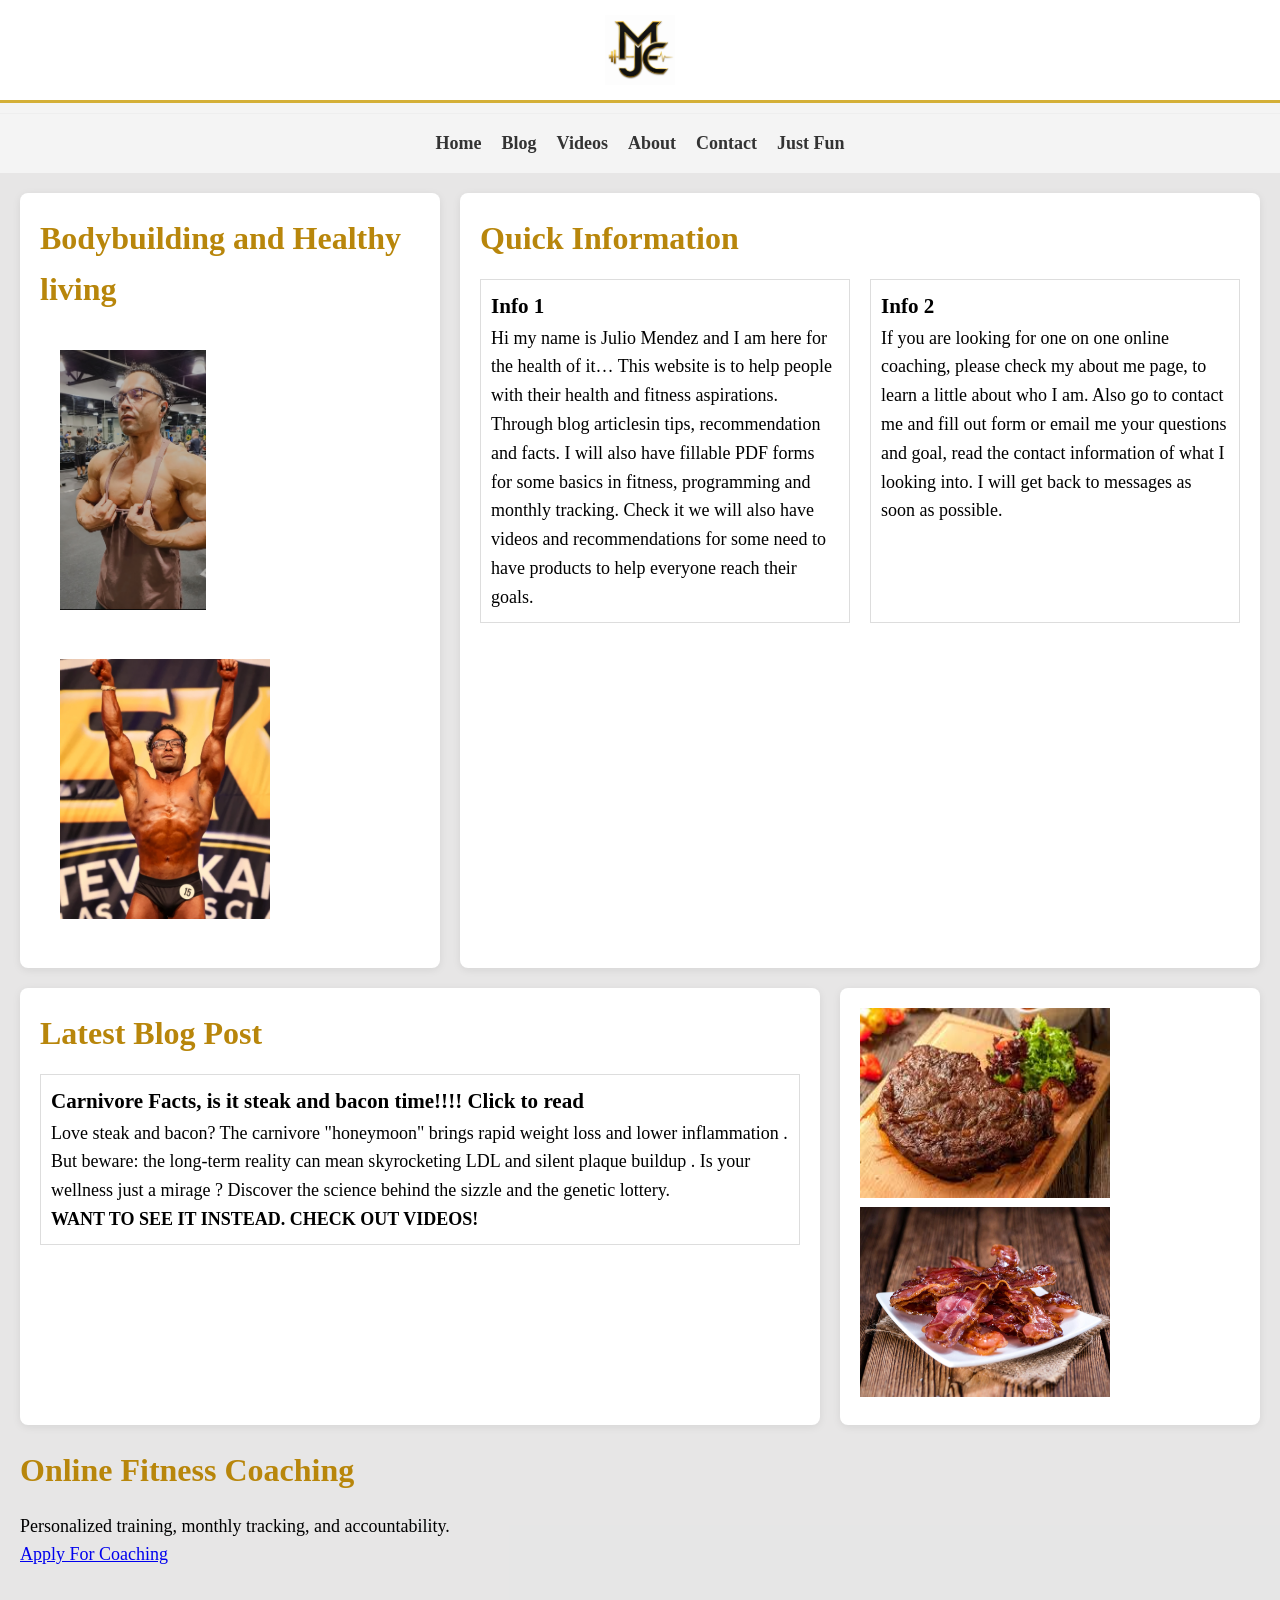
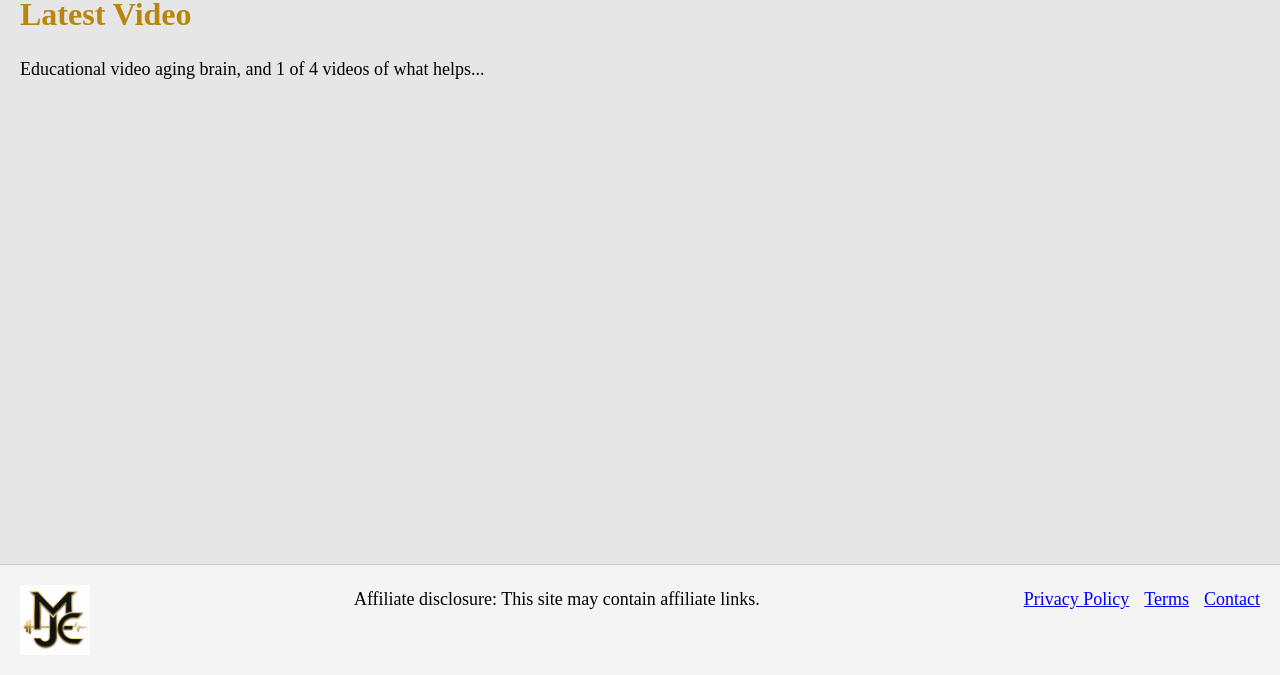
<file: index.html>
<!DOCTYPE html>
<html lang="en">
<head>
  <meta charset="UTF-8" />
  <meta name="viewport" content="width=device-width, initial-scale=1.0" />
  <title>My Website</title>

  <!-- Link your CSS here -->
  <link rel="stylesheet" href="styles.css" />
</head>

<body>

  <!-- HEADER -->
  <header>

  
      <img src="pages/blog/images/logo.png" class="logo" alt="Site Logo" />
  


   
  </header>


          <nav class="nav-links">
      <a href="index.html">Home</a>
      <a href="pages/blog.html">Blog</a>
      <a href="pages/videos.html">Videos</a>
      <a href="pages/about.html">About</a>
      <a href="pages/contact.html">Contact</a>
      <a href="pages/justfun.html">Just Fun</a>
    </nav>



  <!-- MAIN CONTENT -->
  <main class="site-main">

    <!-- ROW 1 -->
    <section class="row row-1">

      <!-- Left smaller box -->
      <div class="box box-small-left">
        <h2>Bodybuilding and Healthy living</h2>
        <img src="images/1wkpump.jpg" class="image img1" alt="Little Pump" />
        <img src="images/1wkpump2.jpg" class="image img2" alt="Little Pump 2" />
      </div>

      <!-- Right larger box -->
      <div class="box box-large-right">

        <h2>Quick Information</h2>

        <div class="quick-info">
          <div class="info-item">
            <h3>Info 1</h3>
            <p>Hi my name is Julio Mendez and I am here for the health of it… This website is to help people with their 
              health and fitness aspirations. Through blog articlesin tips, recommendation and facts. I will also have 
              fillable PDF forms for some basics in fitness, programming and monthly tracking. Check it we will also 
              have videos and recommendations for some need to have products to help everyone reach their goals.</p>
          </div>

          <div class="info-item">
            <h3>Info 2</h3>
            <p>If you are looking for one on one online coaching, please check my about me page, to learn a little 
              about who I am. Also go to contact me and fill out form or email me your questions and goal, read the 
              contact information of what I looking into. I will get back to messages as soon as possible.
</p>
          </div>
        </div>

      </div>

    </section>


    <!-- ROW 2 -->
    <section class="row row-2">

      <!-- Left large box (blog/article) -->
      <div class="box box-large-left blog-preview">

        <h2>Latest Blog Post</h2>

        <a href="pages/blog/Carnivore.html" class="blog-card">
          <h3>Carnivore Facts, is it steak and bacon time!!!! Click to read</h3>
          <p>
            Love steak and bacon? The carnivore "honeymoon" brings rapid weight loss and lower inflammation
. But beware: the long-term reality can mean skyrocketing LDL and silent plaque buildup
. Is your wellness just a mirage
? Discover the science behind the sizzle and the genetic lottery.
            </p>
            <p> <B>WANT TO SEE IT INSTEAD. CHECK OUT VIDEOS!</B>
                </p>
          </p>
        </a>

      </div>

      <!-- Right smaller box -->
      <div class="box box-small-right">
        <img src="images/steak.jpg" width="250px" height="190px">
        <img src="images/Bacon.jpg" width="250px" height="190px">
        </div>

        </section>

        <section class="cta">
    <h2>Online Fitness Coaching</h2>
    <p>
        Personalized training, monthly tracking,
        and accountability.
    </p>

    <a href="pages/contact.html">
        Apply For Coaching
    </a>
</section>

    <section>    
      <div> 
        <h2>Latest Video</h2>
        <p>Educational video aging brain, and 1 of 4 videos of what helps...</p>

        <!-- Placeholder for future video -->    

        <div class="video-placeholder">
          <p><iframe src="https://www.youtube.com/embed/BVII_WZAC5I?si=k0zuBZcMYkrs3hSx" 
            title="YouTube video player" frameborder="0" allow="accelerometer; autoplay; clipboard-write; 
            encrypted-media; gyroscope; picture-in-picture; web-share" referrerpolicy="strict-origin-when-cross-origin" 
            allowfullscreen></iframe></p>
        </div>

      </div>
        </section>
    

  </main>


  <!-- FOOTER -->
    <footer class="site-footer">
    <div class="footer-logo">
  
      <img src="pages/blog/images/logo.png" class="logo" alt="Site Logo" />
      
 

    </div>      

    <div class="affiliate-info">
      <p>
        Affiliate disclosure: This site may contain affiliate links.
      </p>
    </div>

    <div class="footer-links">
      <a href="#">Privacy Policy</a>
      <a href="#">Terms</a>
      <a href="#">Contact</a>
    </div>

  </footer>

</body>
</html>
</file>
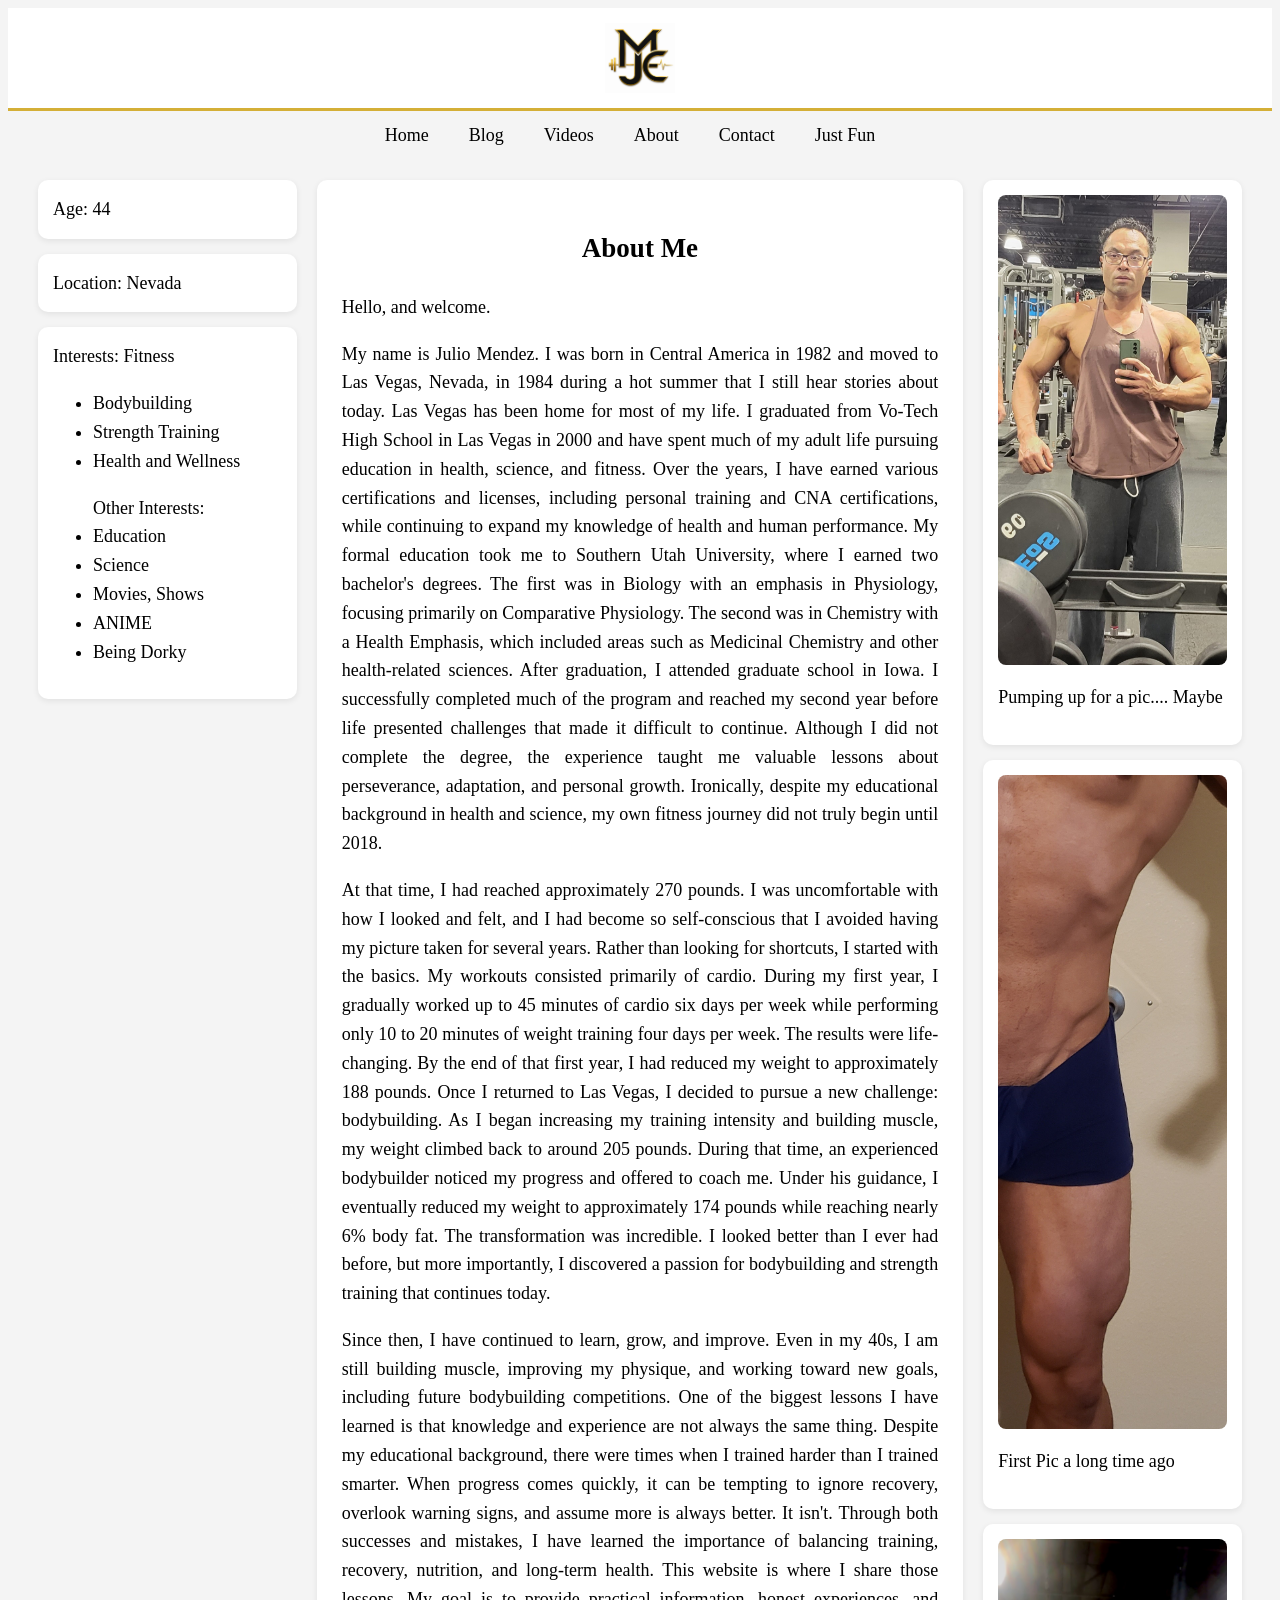
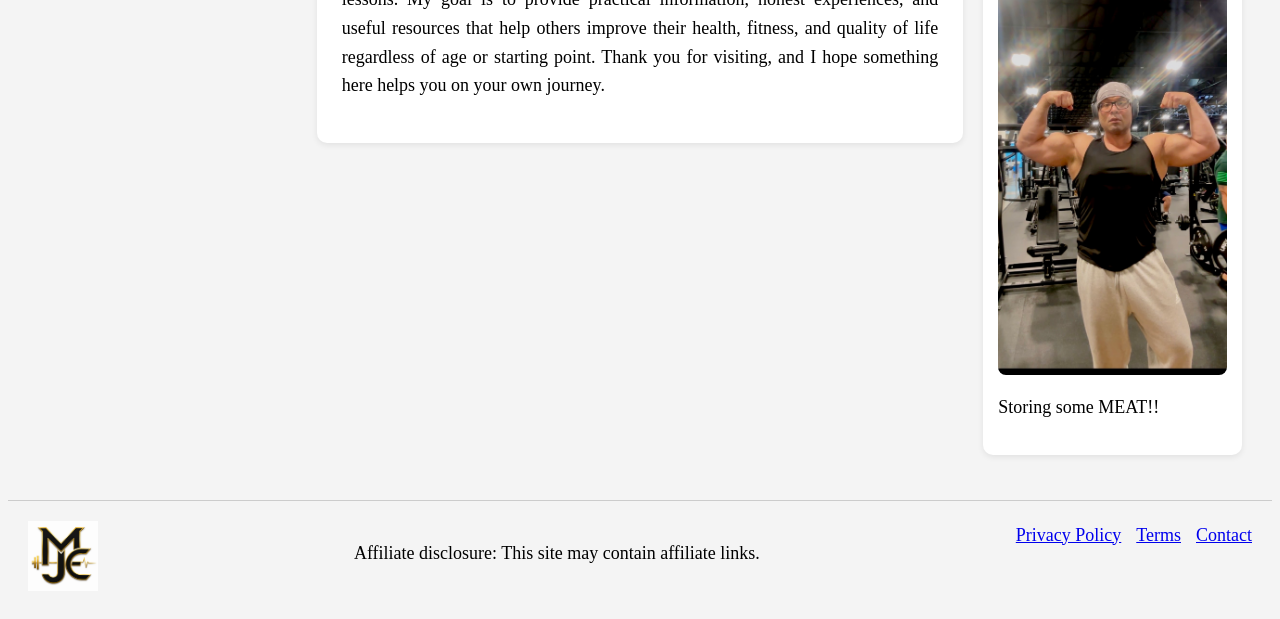
<file: pages/about.html>
<!DOCTYPE html>
<html lang="en">
<head>
  <meta charset="UTF-8">
  <meta name="viewport" content="width=device-width, initial-scale=1.0">
  <title>About Me</title>
  <link rel="stylesheet" href="about-styles.css">
</head>

<body>

   <!-- HEADER -->
  <header>
 
      <img src="blog/images/logo.png" class="logo" alt="Site Logo" />
   
  </header>


          <nav class="nav-links">
      <a href="../index.html">Home</a>
      <a href="blog.html">Blog</a>
      <a href="videos.html">Videos</a>
      <a href="about.html">About</a>
      <a href="contact.html">Contact</a>
      <a href="justfun.html">Just Fun</a>
    </nav>



  <main class="container">

    <!-- LEFT COLUMN -->
    <section class="side left">
      <div class="box">Age: 44</div>
      <div class="box">Location: Nevada</div>
      <div class="box">Interests: Fitness
        <ul>
          <li>Bodybuilding</li>
          <li>Strength Training</li>
          <li>Health and Wellness</li>
        </ul>
        <ul>
        Other Interests:
        <li> Education</li>
        <li>Science</li>
        <li>Movies, Shows</li>
        <li>ANIME</li>
        <li>Being Dorky</li>
      </ul>

      </div>
    </section>

    <!-- CENTER COLUMN -->
    <section class="main">
      <h1>About Me</h1>
      <p>
       
      Hello, and welcome.

        </p>
      <p>
My name is Julio Mendez. I was born in Central America in 1982 and moved to Las Vegas, Nevada, in 1984 during a hot summer that I still hear stories about today. 
Las Vegas has been home for most of my life.

I graduated from Vo-Tech High School in Las Vegas in 2000 and have spent much of my adult life pursuing education in health, science, and fitness. Over the years, 
I have earned various certifications and licenses, including personal training and CNA certifications, while continuing to expand my knowledge of health and human performance.

My formal education took me to Southern Utah University, where I earned two bachelor's degrees. The first was in Biology with an emphasis in Physiology, focusing primarily 
on Comparative Physiology. The second was in Chemistry with a Health Emphasis, which included areas such as Medicinal Chemistry and other health-related sciences.

After graduation, I attended graduate school in Iowa. I successfully completed much of the program and reached my second year before life presented challenges that 
made it difficult to continue. Although I did not complete the degree, the experience taught me valuable lessons about perseverance, adaptation, and personal growth.

Ironically, despite my educational background in health and science, my own fitness journey did not truly begin until 2018.

      </p>

      <p>
        At that time, I had reached approximately 270 pounds. I was uncomfortable with how I looked and felt, and I had become so self-conscious that I avoided having my 
picture taken for several years.

Rather than looking for shortcuts, I started with the basics. My workouts consisted primarily of cardio. During my first year, 
I gradually worked up to 45 minutes of cardio six days per week while performing only 10 to 20 minutes of weight training four days per week.

The results were life-changing.

By the end of that first year, I had reduced my weight to approximately 188 pounds. Once I returned to Las Vegas, I decided to pursue a new challenge: bodybuilding.

As I began increasing my training intensity and building muscle, my weight climbed back to around 205 pounds. During that time, an experienced bodybuilder noticed my 
progress and offered to coach me. Under his guidance, I eventually reduced my weight to approximately 174 pounds while reaching nearly 6% body fat.

The transformation was incredible. I looked better than I ever had before, but more importantly, I discovered a passion for bodybuilding and strength training that continues today.

  </p>

      <p>
        Since then, I have continued to learn, grow, and improve. Even in my 40s, I am still building muscle, improving my physique, and working toward new goals, 
including future bodybuilding competitions.

One of the biggest lessons I have learned is that knowledge and experience are not always the same thing. Despite my educational background, 
there were times when I trained harder than I trained smarter. When progress comes quickly, it can be tempting to ignore recovery, overlook warning signs, and assume more 
is always better.

It isn't.

Through both successes and mistakes, I have learned the importance of balancing training, recovery, nutrition, and long-term health.

This website is where I share those lessons. My goal is to provide practical information, honest experiences, and useful resources that help others improve their health, fitness, and quality of life regardless of age or starting point.

Thank you for visiting, and I hope something here helps you on your own journey.
</p>
    </section>

    <!-- RIGHT COLUMN -->
    <section class="side right">
      <div class="media">
        <img src="blog/images/pump.jpg" alt="image 1">
        <p>Pumping up for a pic.... Maybe</p>
      </div>

      <div class="media">
        <img src="blog/images/half.jpg" alt="image 2">
        <p>First Pic a long time ago</p>
      </div>

      <div class="media">
        <img src="blog/images/IMG_1852.jpg" alt="image 3">
        <p>Storing some MEAT!!</p>
      </div>
    </section>

  </main>

    <footer class="site-footer">

    <div class="footer-logo">
  
      <img src="blog/images/logo.png" class="logo" alt="Site Logo" />
      
    </div>      

    <div class="affiliate-info">
      <p>
        Affiliate disclosure: This site may contain affiliate links.
      </p>
    </div>

    <div class="footer-links">
      <a href="#">Privacy Policy</a>
      <a href="#">Terms</a>
      <a href="#">Contact</a>
    </div>

  </footer>

</body>
</html>
</file>
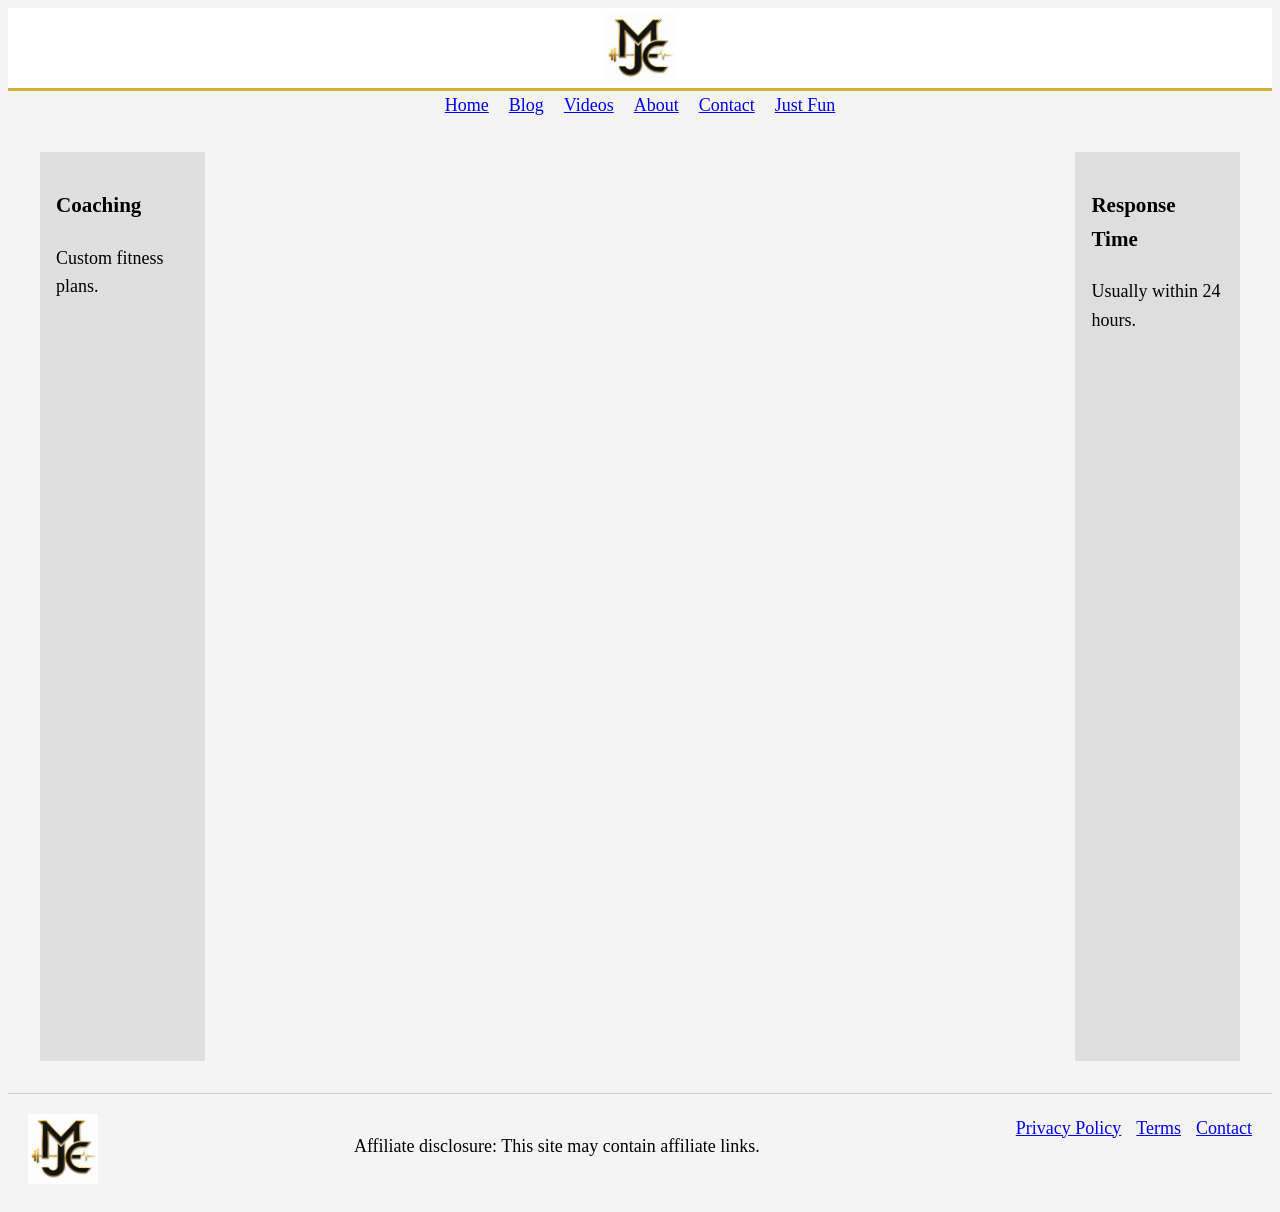
<file: pages/contact.html>
<!DOCTYPE html>
<html lang="en">
<head>
  <meta charset="UTF-8" />
  <meta name="viewport" content="width=device-width, initial-scale=1.0" />
  <title>My Website</title>

  <!-- Link your CSS here -->
  <link rel="stylesheet" href="contact-styles.css" />
</head>

<body>

  <!-- HEADER -->
  <header>
 
      <img src="blog/images/logo.png" class="logo" alt="Site Logo" />
   
  </header>


          <nav class="nav-links">
      <a href="../index.html">Home</a>
      <a href="blog.html">Blog</a>
      <a href="videos.html">Videos</a>
      <a href="about.html">About</a>
      <a href="contact.html">Contact</a>
      <a href="justfun.html">Just Fun</a>
    </nav>


<main class="contact-layout">
    <aside class="sidebar">
        <h3>Coaching</h3>
        <p>Custom fitness plans.</p>
    </aside>

    <section class="form-column">
        <iframe
            src="https://tally.so/r/xXv40y"
            width="100%"
            height="900"
            frameborder="0">
        </iframe>
    </section>

    <aside class="sidebar">
        <h3>Response Time</h3>
        <p>Usually within 24 hours.</p>
    </aside>

</main>

  <footer class="site-footer">

    <div class="footer-logo">
  
      <img src="blog/images/logo.png" class="logo" alt="Site Logo" />
      
    </div>      

    <div class="affiliate-info">
      <p>
        Affiliate disclosure: This site may contain affiliate links.
      </p>
    </div>

    <div class="footer-links">
      <a href="#">Privacy Policy</a>
      <a href="#">Terms</a>
      <a href="#">Contact</a>
    </div>

  </footer>
</body>
</html>
</file>
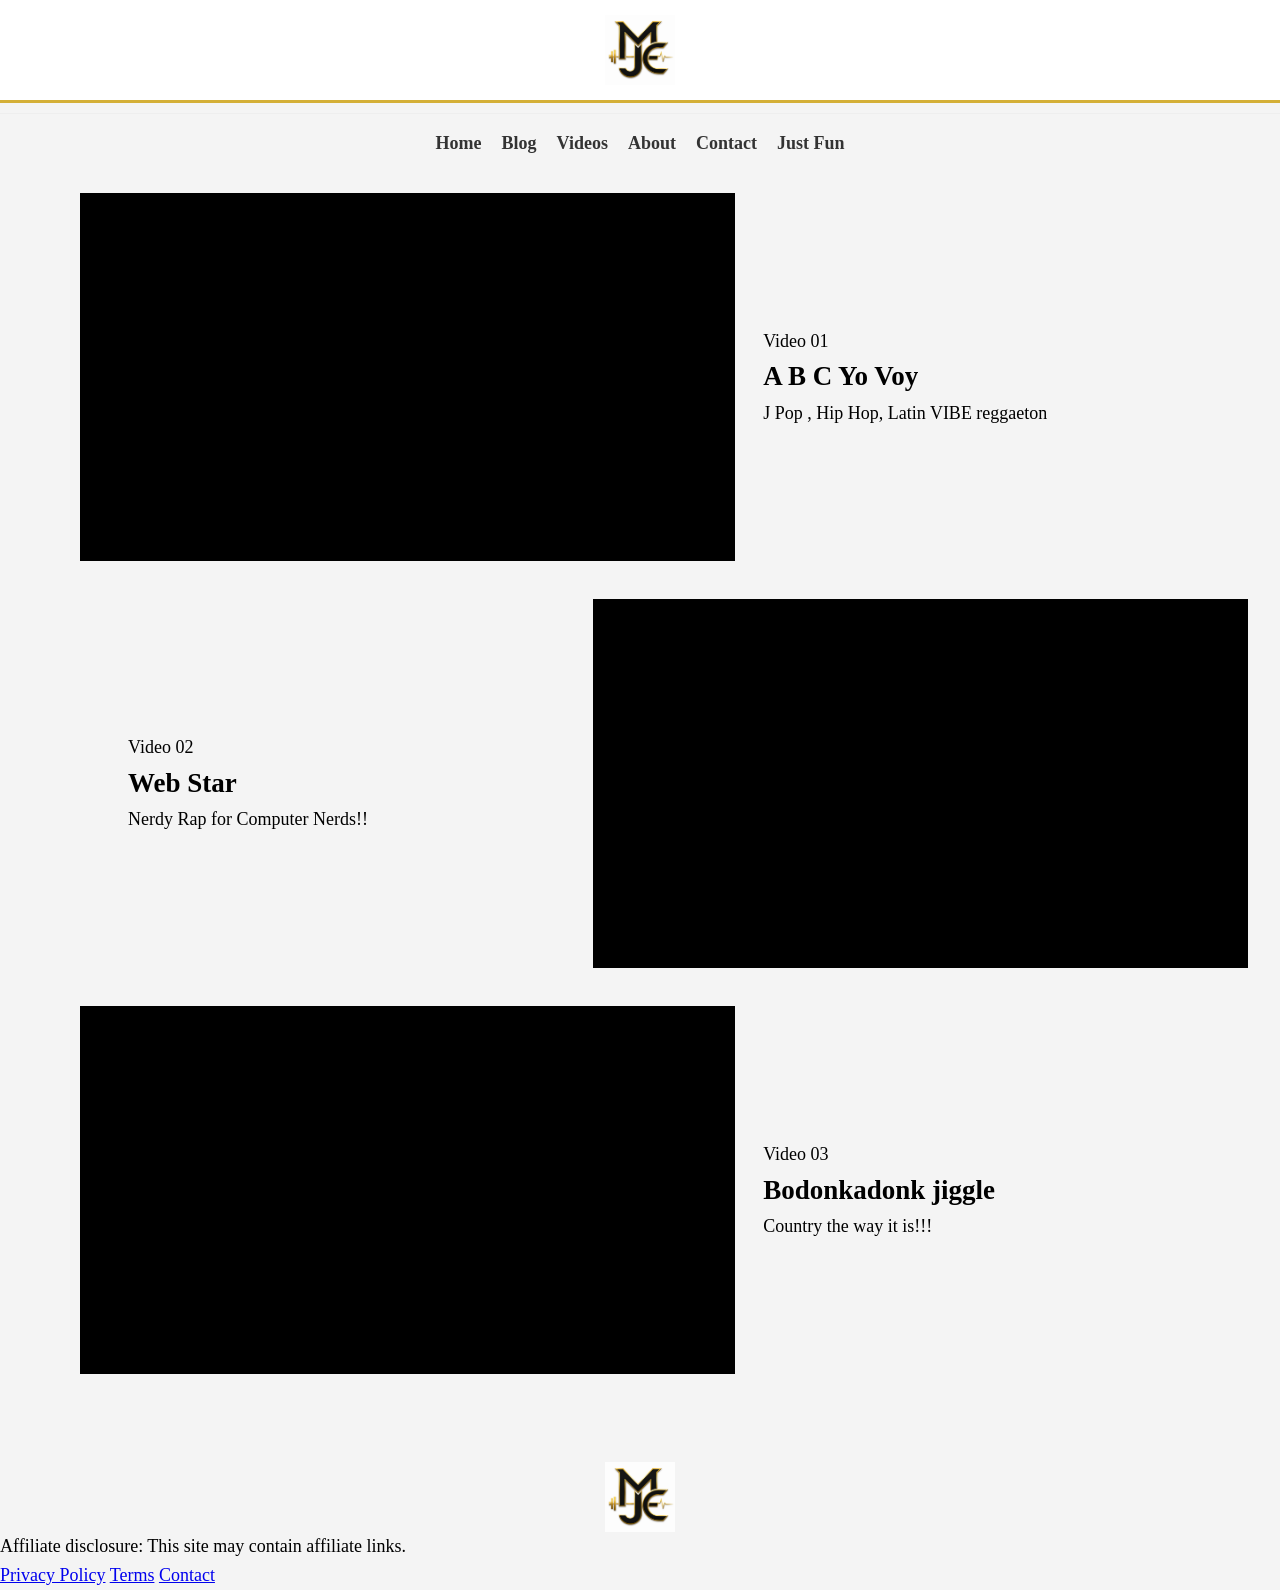
<file: pages/justfun.html>
<!DOCTYPE html>
<html lang="en">
<head>
    <meta charset="UTF-8">
    <meta name="viewport" content="width=device-width, initial-scale=1.0">
    <title>Newest Blogs</title>
    <!-- CSS File -->
    <link rel="stylesheet" href="justfun.css">
</head>


<body>
    <!-- HEADER -->
  <!-- HEADER -->
  <header>
 
      <img src="blog/images/logo.png" class="logo" alt="Site Logo" />
   
  </header>


          <nav class="nav-links">
      <a href="../index.html">Home</a>
      <a href="blog.html">Blog</a>
      <a href="videos.html">Videos</a>
      <a href="about.html">About</a>
      <a href="contact.html">Contact</a>
      <a href="justfun.html">Just Fun</a>
    </nav>

<main class="video-page">
  <section class="video-list">

    <article class="video-row">
      <div class="video-frame">
        <iframe src="https://www.youtube.com/embed/vsj8c3uKKpQ?si=cJIagjvNJBneN1oJ"
         title="YouTube video player" frameborder="0" allow="accelerometer; autoplay; clipboard-write; encrypted-media; 
         gyroscope; picture-in-picture; web-share" referrerpolicy="strict-origin-when-cross-origin" allowfullscreen></iframe>
      </div>

      <div class="video-copy">
        <span>Video 01</span>
        <h2>A B C Yo Voy</h2>
        <p>J Pop , Hip Hop, Latin VIBE reggaeton</p>
      </div>
    </article>

    <article class="video-row">
      <div class="video-frame">
        <iframe src="https://www.youtube.com/embed/V8mCyU3um4A?si=rmtFacDo-EQ2UapT" title="YouTube video player" 
        frameborder="0" allow="accelerometer; autoplay; clipboard-write; encrypted-media; gyroscope; picture-in-picture; web-share" 
        referrerpolicy="strict-origin-when-cross-origin" allowfullscreen></iframe>
      </div>

      <div class="video-copy">
        <span>Video 02</span>
        <h2>Web Star</h2>
        <p>Nerdy Rap for Computer Nerds!!</p>
      </div>
    </article>

      <article class="video-row">
      <div class="video-frame">
        <iframe src="https://www.youtube.com/embed/RkfJ0HnCyEA?si=WrtdV3GuglaNUrXI" title="YouTube video player" 
        frameborder="0" allow="accelerometer; autoplay; clipboard-write; encrypted-media; gyroscope; picture-in-picture; web-share" 
        referrerpolicy="strict-origin-when-cross-origin" allowfullscreen></iframe>
      </div>

      <div class="video-copy">
        <span>Video 03</span>
        <h2>Bodonkadonk jiggle</h2>
        <p>Country the way it is!!!</p>
      </div>
    </article>



  </section>


</main>


<script>
  const reveals = document.querySelectorAll(".reveal");

  const observer = new IntersectionObserver(
    entries => {
      entries.forEach(entry => {
        if (entry.isIntersecting) {
          entry.target.classList.add("is-visible");
        }
      });
    },
    { threshold: 1.0 }
  );

  reveals.forEach(item => observer.observe(item));
</script>

      <footer class="site-footer">

    <div class="footer-logo">
  
      <img src="blog/images/logo.png" class="logo" alt="Site Logo" />
      
    </div>      

    <div class="affiliate-info">
      <p>
        Affiliate disclosure: This site may contain affiliate links.
      </p>
    </div>

    <div class="footer-links">
      <a href="#">Privacy Policy</a>
      <a href="#">Terms</a>
      <a href="#">Contact</a>
    </div>

  </footer>
  </body>
</html>
</file>
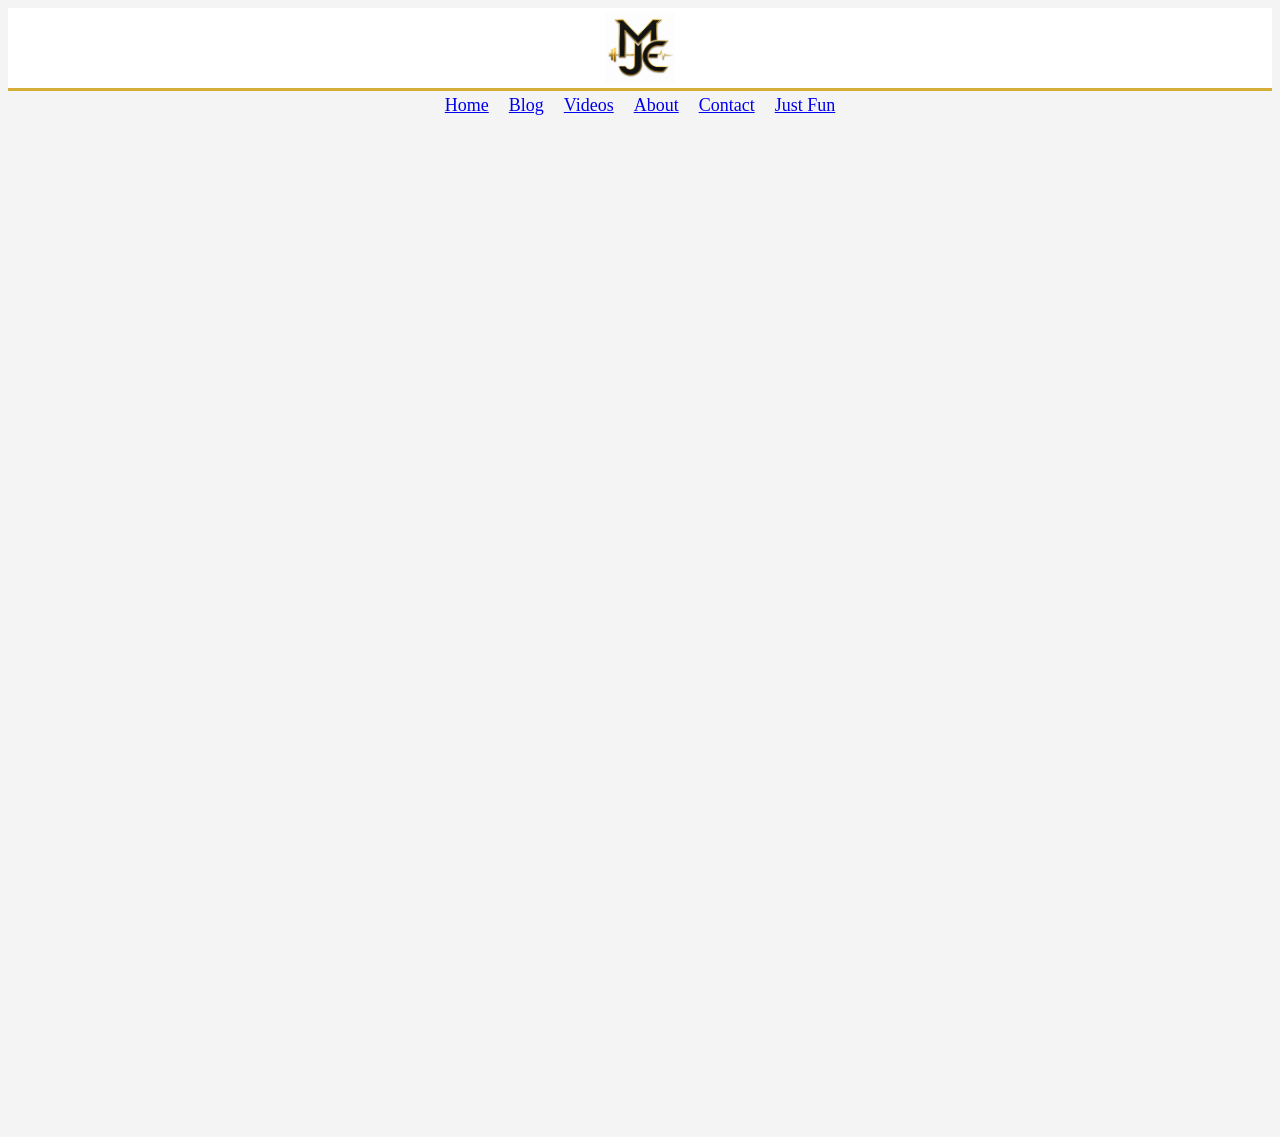
<file: pages/Tracker.html>
<!DOCTYPE html>
<html lang="en">
<head>
  <meta charset="UTF-8" />
  <meta name="viewport" content="width=device-width, initial-scale=1.0" />
  <title>My Website</title>

  <!-- Link your CSS here -->
  <link rel="stylesheet" href="contact-styles.css" />
</head>

<body>

  <!-- HEADER -->

    <header>
      <img src="blog/images/logo.png" class="logo" height="50px" width="50px">
        </header>

          <nav class="nav-links">
      <a href="../index.html">Home</a>
      <a href="blog.html">Blog</a>
      <a href="videos.html">Videos</a>
      <a href="about.html">About</a>
      <a href="contact.html">Contact</a>
      <a href="justfun.html">Just Fun</a>
        </nav>


   

    <section>
        <iframe
            src="https://script.google.com/macros/s/AKfycbwhpEKEVvWw_HpP4kQe18pY1EXmGjs3RWq6Qha2Qh_JHub0oxuher9whuwG32FBoiIc5Q/exec"
            width="100%" height="1000px"
            frameborder="0">
        </iframe>
    </section>





</body>
</html>
</file>
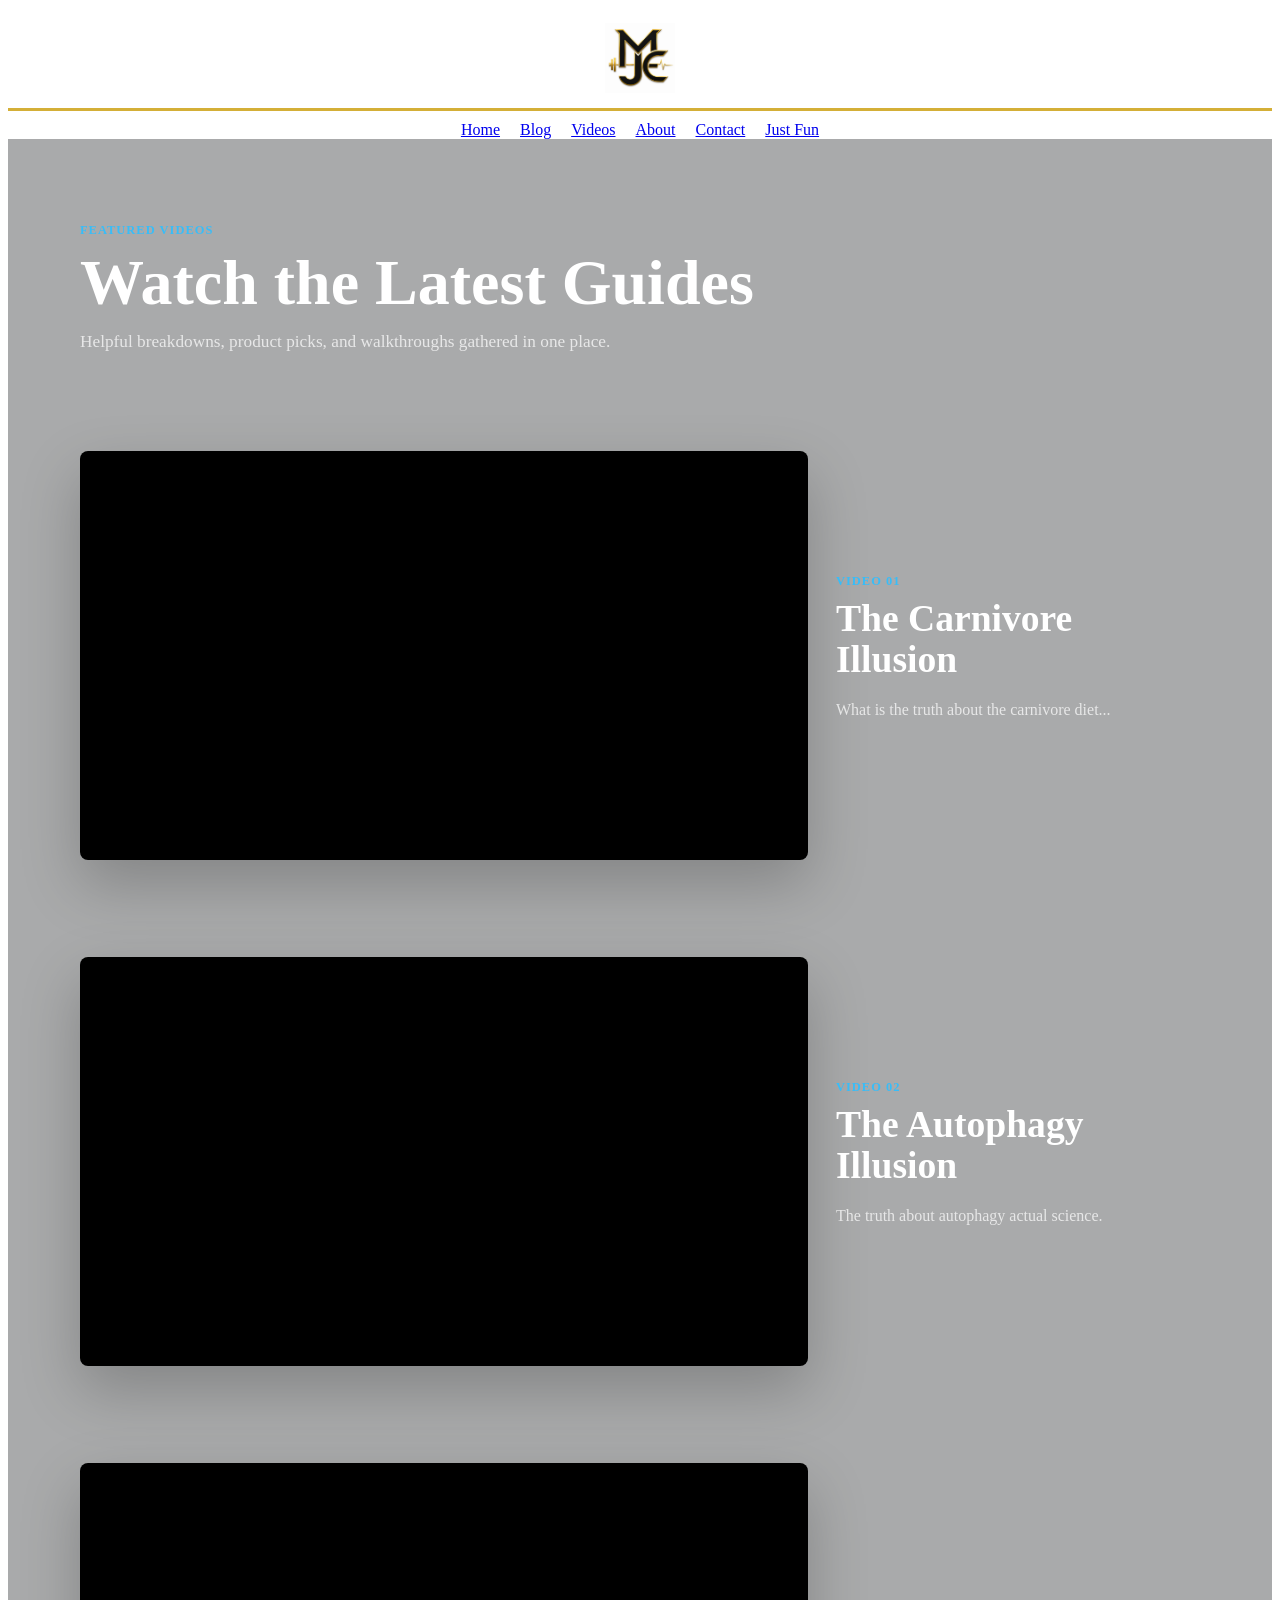
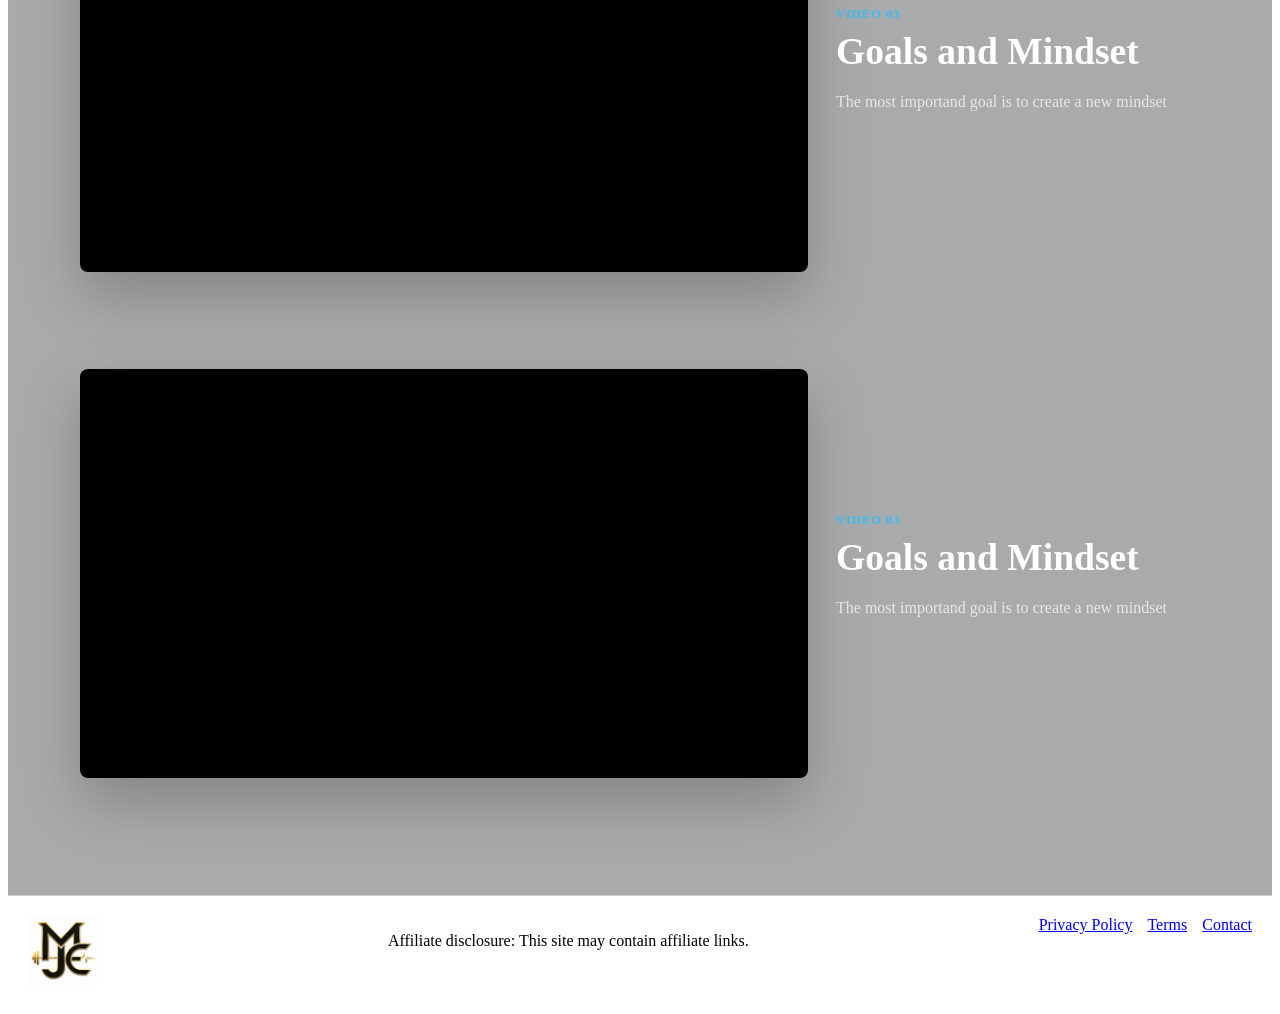
<file: pages/videos.html>
<!DOCTYPE html>
<html lang="en">
<head>
  <meta charset="UTF-8" />
  <meta name="viewport" content="width=device-width, initial-scale=1.0" />
  <title>My Website</title>

  <!-- Link your CSS here -->
<link rel="stylesheet" href="videos.css">
</head>

<body>

<!-- HEADER -->
  <header>
 
      <img src="blog/images/logo.png" class="logo" alt="Site Logo" />
   
  </header>


          <nav class="nav-links">
      <a href="../index.html">Home</a>
      <a href="blog.html">Blog</a>
      <a href="videos.html">Videos</a>
      <a href="about.html">About</a>
      <a href="contact.html">Contact</a>
      <a href="justfun.html">Just Fun</a>
    </nav>
 

   <main class="video-page">
  <section class="video-hero">
    <p class="eyebrow">Featured Videos</p>
    <h1>Watch the Latest Guides</h1>
    <p>
      Helpful breakdowns, product picks, and walkthroughs gathered in one place.
    </p>
  </section>

  <section class="video-list">
    <article class="video-row reveal">
      <div class="video-frame">
        <iframe
          src="https://www.youtube.com/embed/W6KX1jCJufQ?si=Sm6hs6UaBU9FY3cs"
          title="The Carnivore Illusion"
          allowfullscreen
        ></iframe>
      </div>
      <div class="video-copy">
        <span>Video 01</span>
        <h2>The Carnivore Illusion</h2>
        <p>What is the truth about the carnivore diet...</p>
      </div>
    </article>

    <article class="video-row reveal">
      <div class="video-frame">
        <iframe
          src="https://www.youtube.com/embed/CFyNCs4Qg-M?si=lvKtgF9bXama9lzK"
          title="The Autophagy Illusion"
          allowfullscreen
        ></iframe>
      </div>
      <div class="video-copy">
        <span>Video 02</span>
        <h2>The Autophagy Illusion</h2>
        <p>The truth about autophagy actual science.</p>
      </div>
    </article>

    <article class="video-row reveal">
      <div class="video-frame">
        <iframe
          src="https://www.youtube.com/embed/jQZkxy7IHLk?si=R3JZHiUotff-iJy4"
          title="Goals and Mindset"
          allowfullscreen
        ></iframe>
      </div>
      <div class="video-copy">
        <span>Video 03</span>
        <h2>Goals and Mindset</h2>
        <p>The most importand goal is to create a new mindset</p>
      </div>
    </article>


      <article class="video-row reveal">
      <div class="video-frame">
        <iframe
          src="https://www.youtube.com/embed/jQZkxy7IHLk?si=R3JZHiUotff-iJy4"
          title="Goals and Mindset"
          allowfullscreen
        ></iframe>
      </div>
      <div class="video-copy">
        <span>Video 03</span>
        <h2>Goals and Mindset</h2>
        <p>The most importand goal is to create a new mindset</p>
      </div>
    </article>



  </section>





</main>

<script>
  const reveals = document.querySelectorAll(".reveal");

  const observer = new IntersectionObserver(
    entries => {
      entries.forEach(entry => {
        if (entry.isIntersecting) {
          entry.target.classList.add("is-visible");
        }
      });
    },
    { threshold: 0.5 }
  );

  reveals.forEach(item => observer.observe(item));
</script>

      <footer class="site-footer">

    <div class="footer-logo">
  
      <img src="blog/images/logo.png" class="logo" alt="Site Logo" />
      
    </div>      

    <div class="affiliate-info">
      <p>
        Affiliate disclosure: This site may contain affiliate links.
      </p>
    </div>

    <div class="footer-links">
      <a href="#">Privacy Policy</a>
      <a href="#">Terms</a>
      <a href="#">Contact</a>
    </div>

  </footer>
  </body>
</html>
</file>
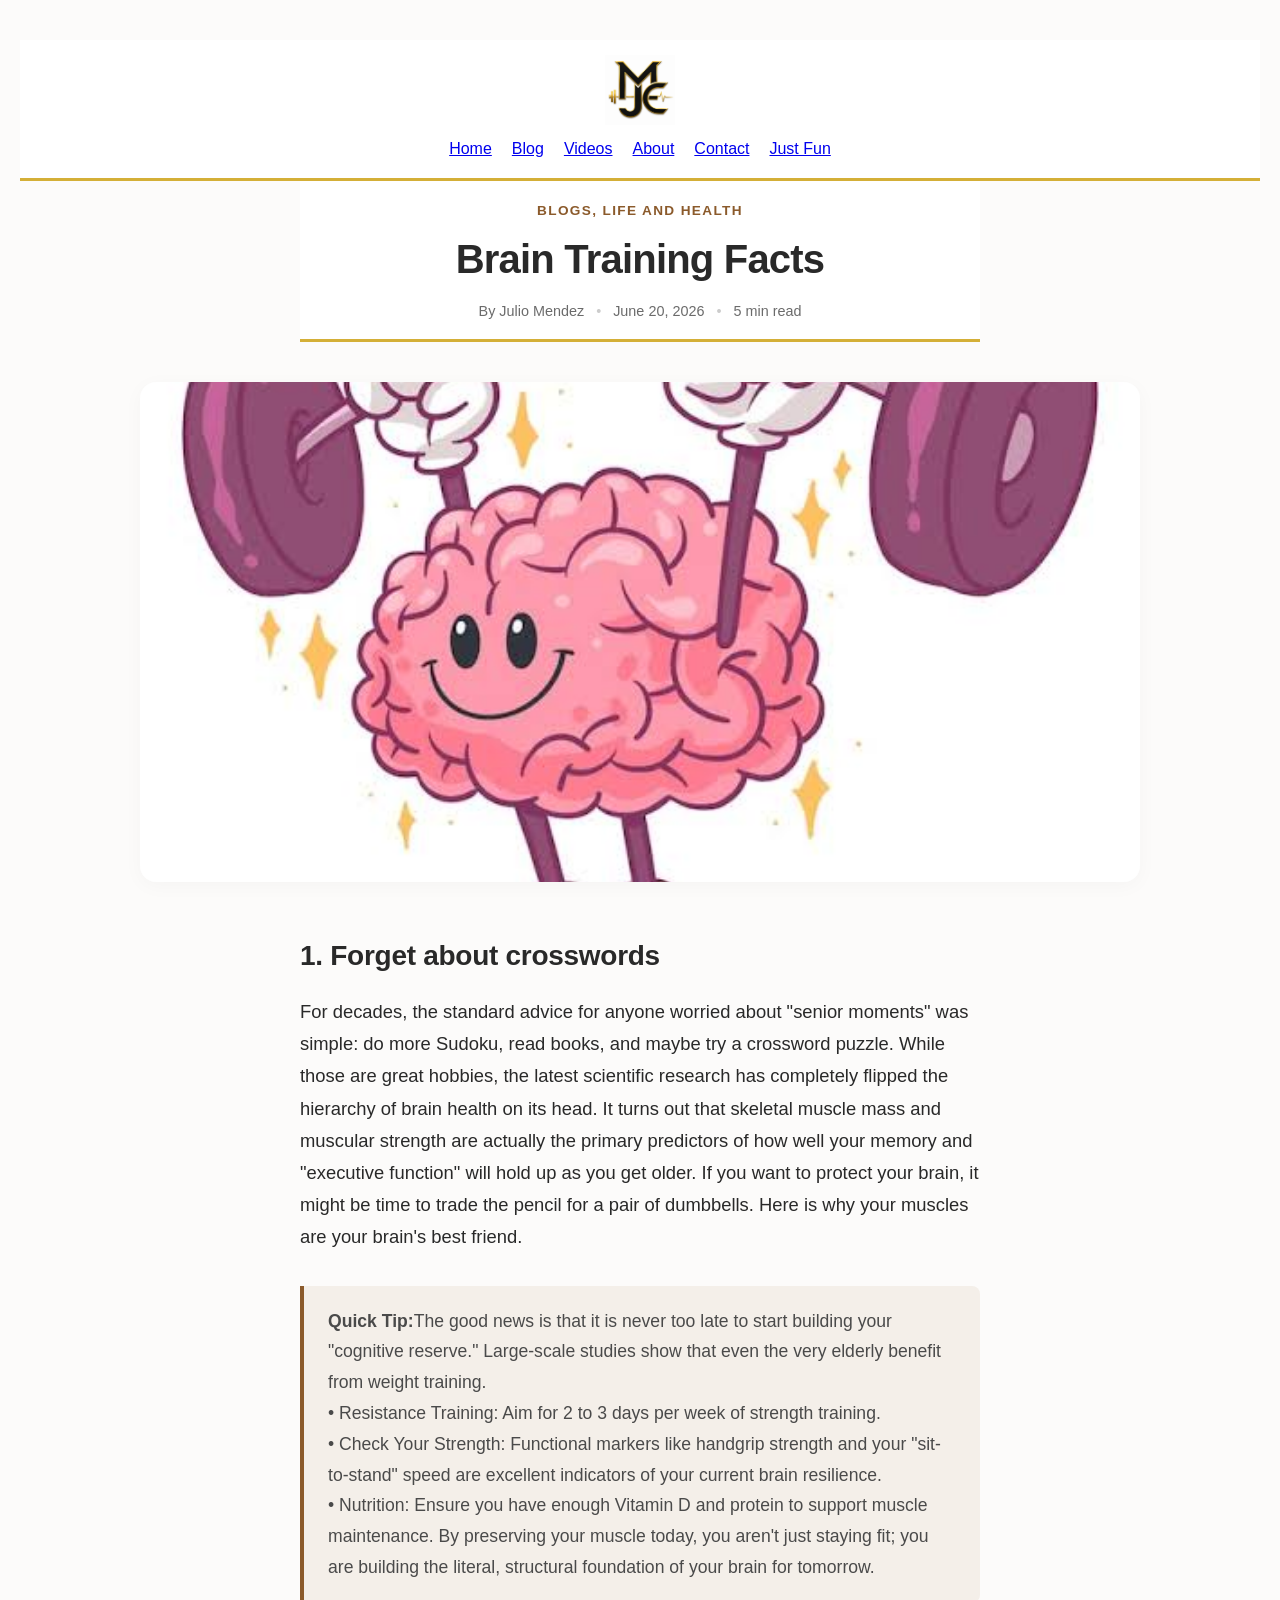
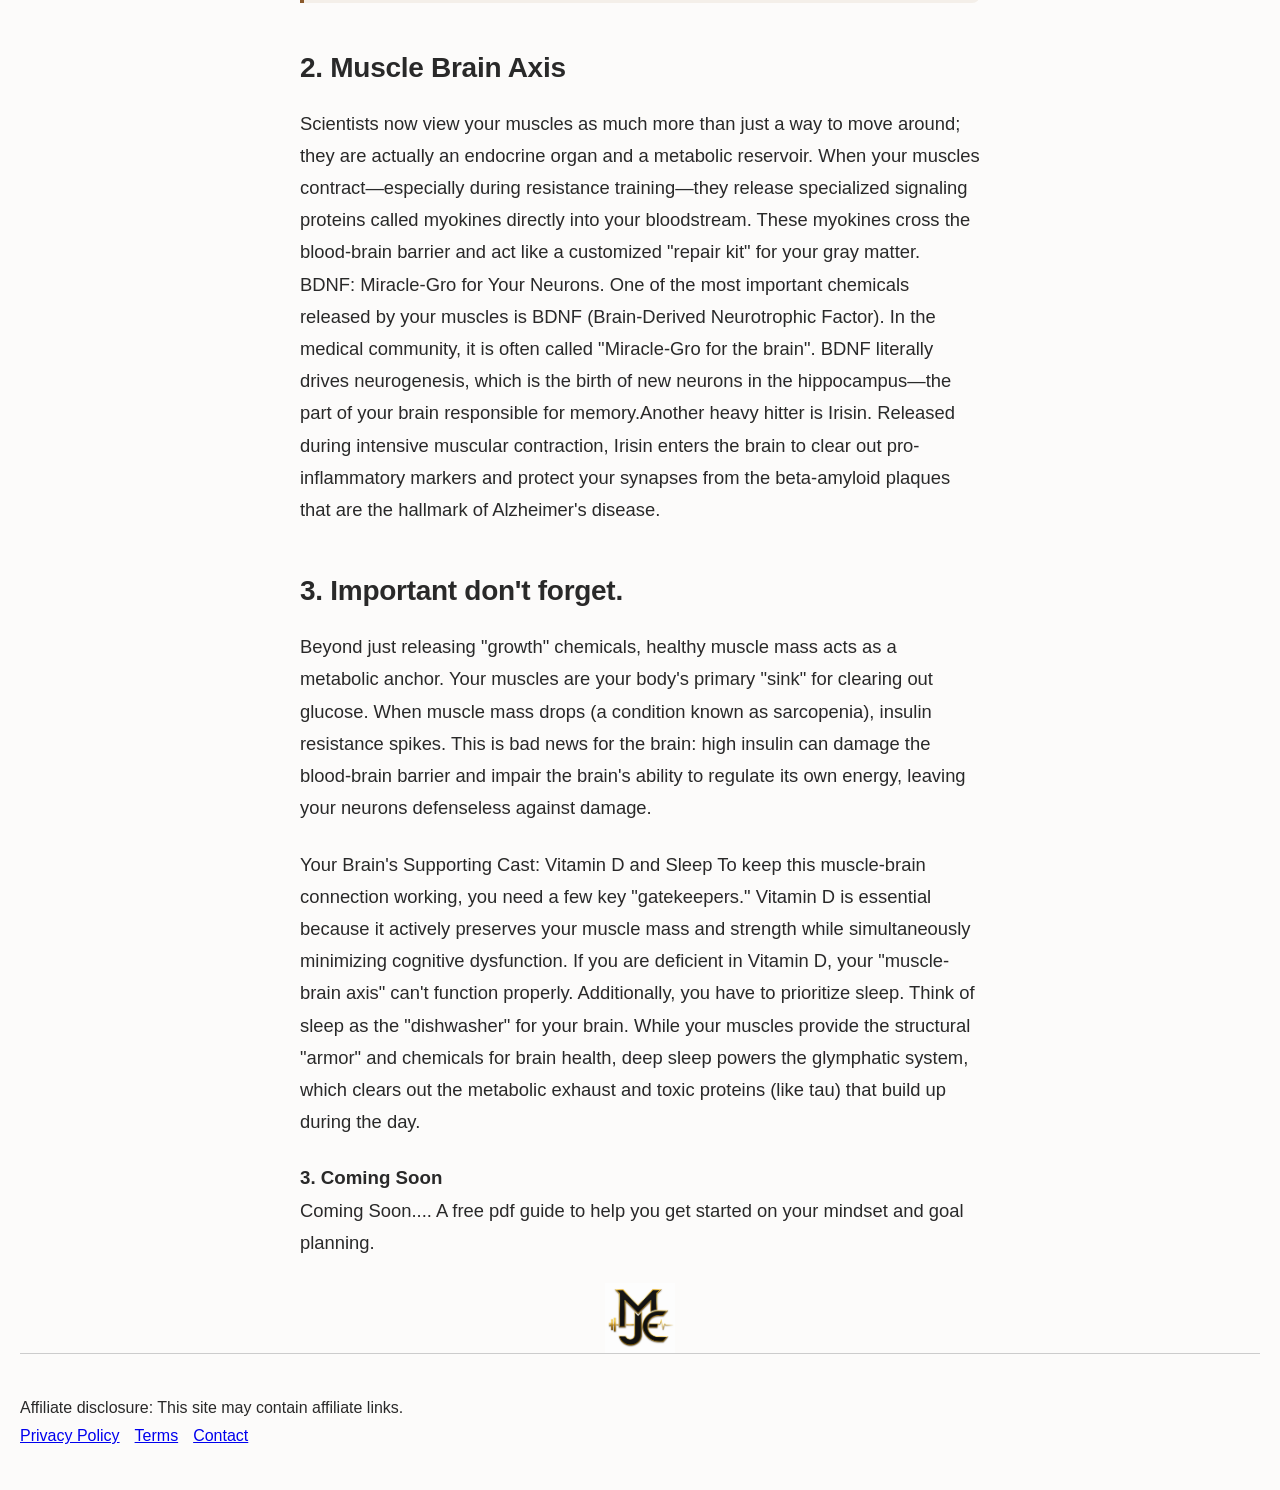
<file: pages/blog/Brain-Training.html>
<!DOCTYPE html>
<html lang="en">
<head">
    <meta charset="UTF-8">
    <meta name="viewport" content="width=device-width, initial-scale=1.0">
    <title>Healthy and Fit After 40</title>
    <link rel="stylesheet" href="mod-style.css">
    </head>
  <!-- HEADER -->
 
</head>

<header>
    
    <!-- Logo -->
  
      <img src="images/logo.png" class="logo" alt="Site Logo" />

    <!-- Navigation Links -->
    <nav class="nav-links">
      <a href="../../index.html">Home</a>
      <a href="../blog.html">Blog</a>
      <a href="../videos.html">Videos</a>
      <a href="../about.html">About</a>
      <a href="../contact.html">Contact</a>
      <a href="../justfun.html">Just Fun</a>
    </nav>

    </header>



<body>

    <article class="blog-post">
        <header class="post-header">
            <span class="category-tag">Blogs, Life and Health</span>
            <h1 class="post-title">Brain Training Facts</h1>
            
            <div class="post-meta">
                <span class="author">By Julio Mendez</span>
                <span class="divider">•</span>
                <time datetime="2026-05-30">June 20, 2026</time>
                <span class="divider">•</span>
                <span class="read-time">5 min read</span>
            </div>
        </header>

        <div class="featured-image-wrapper">
            <img src="images/Brain1.jpg" alt="Brain" class="featured-image">
        </div>

        <div class="post-content">
            <p class="lead-text">
              
            </p>

            <h2>1. Forget about crosswords</h2>
            <p>
                For decades, the standard advice for anyone worried about "senior moments" was simple: do more Sudoku, read books, and maybe try a crossword puzzle. 
                While those are great hobbies, the latest scientific research has completely flipped the hierarchy of brain health on its head. It turns out that skeletal 
                muscle mass and muscular strength are actually the primary predictors of how well your memory and "executive function" will hold up as you get older.
            If you want to protect your brain, it might be time to trade the pencil for a pair of dumbbells. Here is why your muscles are your brain's best friend.
          </p>

            <div class="callout-box">
                <p><strong>Quick Tip:</strong>The good news is that it is never too late to start building your "cognitive reserve." Large-scale studies show that even the very elderly benefit from weight training.
                </p>
                <p>   • Resistance Training: Aim for 2 to 3 days per week of strength training. </p>
                <p>• Check Your Strength: Functional markers like handgrip strength and your "sit-to-stand" speed are excellent indicators of your current brain resilience.</p>
                <p>  • Nutrition: Ensure you have enough Vitamin D and protein to support muscle maintenance. By preserving your muscle today, you aren't just staying fit; 
                    you are building the literal, structural foundation of your brain for tomorrow. </p>
            </div>

            <h2>2. Muscle Brain Axis</h2>
            <p>
                Scientists now view your muscles as much more than just a way to move around; they are actually an endocrine organ and a metabolic reservoir. When your muscles 
                contract—especially during resistance training—they release specialized signaling proteins called myokines directly into your bloodstream. These myokines cross the 
                blood-brain barrier and act like a customized "repair kit" for your gray matter. BDNF: Miracle-Gro for Your Neurons. One of the most important chemicals released by 
                your muscles is BDNF (Brain-Derived Neurotrophic Factor). In the medical community, it is often called "Miracle-Gro for the brain". BDNF literally drives neurogenesis,
                 which is the birth of new neurons in the hippocampus—the part of your brain responsible for memory.Another heavy hitter is Irisin. Released during intensive muscular 
                 contraction, Irisin enters the brain to clear out pro-inflammatory markers and protect your synapses from the beta-amyloid plaques that are the hallmark of Alzheimer's 
                 disease.
            </p>
            <h2>3. Important don't forget.</h2>
            <p> 
                Beyond just releasing "growth" chemicals, healthy muscle mass acts as a metabolic anchor. Your muscles are your body's primary "sink" for clearing out glucose. When muscle
                 mass drops (a condition known as sarcopenia), insulin resistance spikes. This is bad news for the brain: high insulin can damage the blood-brain barrier and impair the brain's 
                 ability to regulate its own energy, leaving your neurons defenseless against damage. 
                 </p>
                 <p>Your Brain's Supporting Cast: Vitamin D and Sleep To keep this muscle-brain connection 
                 working, you need a few key "gatekeepers." Vitamin D is essential because it actively preserves your muscle mass and strength while simultaneously minimizing cognitive dysfunction. If you are deficient in Vitamin D, your "muscle-brain axis" can't function properly.
                Additionally, you have to prioritize sleep. Think of sleep as the "dishwasher" for your brain. While your muscles provide the structural "armor" and chemicals for brain 
                health, deep sleep powers the glymphatic system, which clears out the metabolic exhaust and toxic proteins (like tau) that build up during the day.
               </p>
	            
            <p>    
               
 
            </p>

            <h3>3. Coming Soon</h3>

            <p> Coming Soon.... A free pdf guide to help you get started on your mindset and goal planning.</p>

        </div>
    </article>

   <div class="footer-logo">
  
      <img src="images/logo.png" class="logo" alt="Site Logo" />
      
  <footer class="site-footer">

    </div>      

    <div class="affiliate-info">
      <p>
        Affiliate disclosure: This site may contain affiliate links.
      </p>
    </div>

    <div class="footer-links">
      <a href="#">Privacy Policy</a>
      <a href="#">Terms</a>
      <a href="#">Contact</a>
    </div>

  </footer>


</body>
</html>
</file>
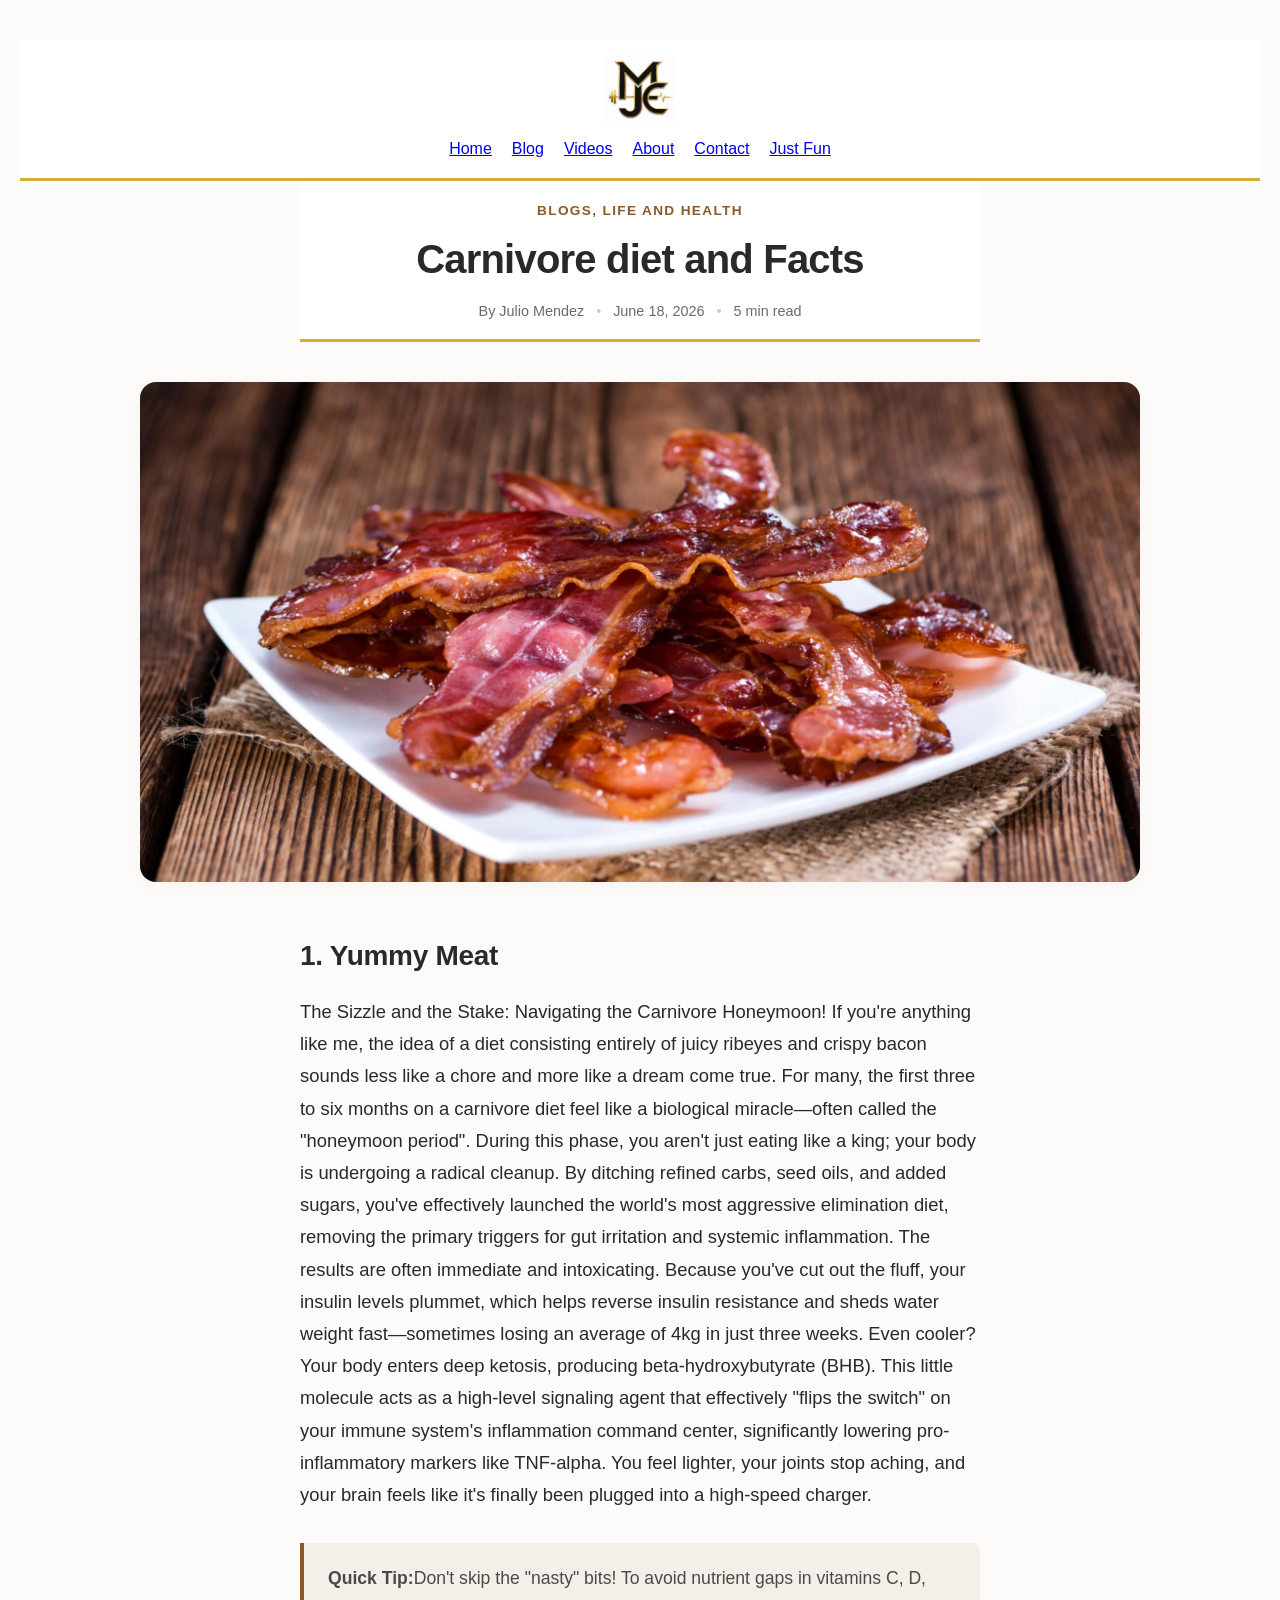
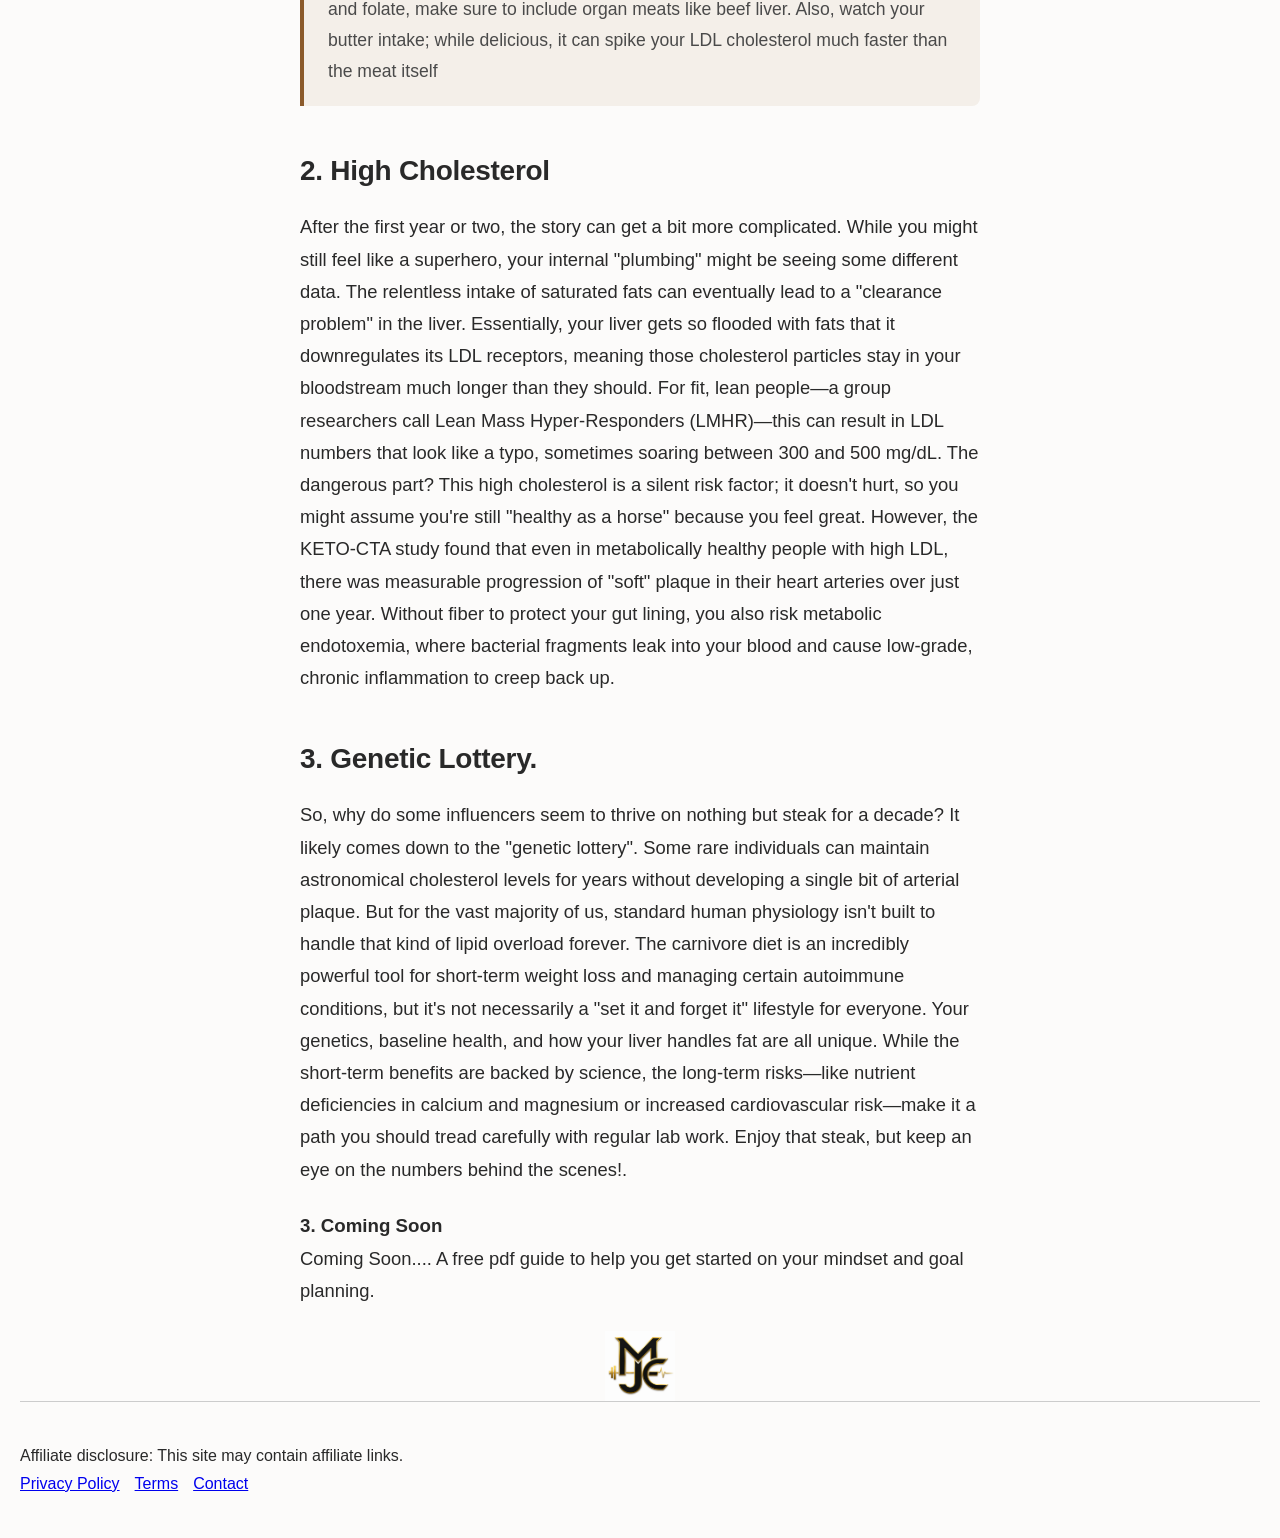
<file: pages/blog/Carnivore.html>
<!DOCTYPE html>
<html lang="en">
<head">
    <meta charset="UTF-8">
    <meta name="viewport" content="width=device-width, initial-scale=1.0">
    <title>Healthy and Fit After 40</title>
    <link rel="stylesheet" href="mod-style.css">
    </head>
  <!-- HEADER -->
 
</head>

<header>
    
    <!-- Logo -->
  
      <img src="images/logo.png" class="logo" alt="Site Logo" />

    <!-- Navigation Links -->
    <nav class="nav-links">
      <a href="../../index.html">Home</a>
      <a href="../blog.html">Blog</a>
      <a href="../videos.html">Videos</a>
      <a href="../about.html">About</a>
      <a href="../contact.html">Contact</a>
      <a href="../justfun.html">Just Fun</a>
    </nav>

    </header>



<body>

    <article class="blog-post">
        <header class="post-header">
            <span class="category-tag">Blogs, Life and Health</span>
            <h1 class="post-title">Carnivore diet and Facts</h1>
            
            <div class="post-meta">
                <span class="author">By Julio Mendez</span>
                <span class="divider">•</span>
                <time datetime="2026-05-30">June 18, 2026</time>
                <span class="divider">•</span>
                <span class="read-time">5 min read</span>
            </div>
        </header>

        <div class="featured-image-wrapper">
            <img src="images/Bacon.jpg" alt="Person working out cleanly and safely" class="featured-image">
        </div>

        <div class="post-content">
            <p class="lead-text">
              
            </p>

            <h2>1. Yummy Meat</h2>
            <p>
               The Sizzle and the Stake: Navigating the Carnivore Honeymoon!
If you're anything like me, the idea of a diet consisting entirely of juicy ribeyes and crispy bacon sounds less like a chore and more like a dream come true. For many, the first three to six months on a carnivore diet feel like a biological miracle—often called the "honeymoon period". During this phase, you aren't just eating like a king; your body is undergoing a radical cleanup. By ditching refined carbs, seed oils, and added sugars, you've effectively launched the world's most aggressive elimination diet, removing the primary triggers for gut irritation and systemic inflammation.
The results are often immediate and intoxicating. Because you've cut out the fluff, your insulin levels plummet, which helps reverse insulin resistance and sheds water weight fast—sometimes losing an average of 4kg in just three weeks. Even cooler? Your body enters deep ketosis, producing beta-hydroxybutyrate (BHB). This little molecule acts as a high-level signaling agent that effectively "flips the switch" on your immune system's inflammation command center, significantly lowering pro-inflammatory markers like TNF-alpha. You feel lighter, your joints stop aching, and your brain feels like it's finally been plugged into a high-speed charger. 	
            </p>

            <div class="callout-box">
                <p><strong>Quick Tip:</strong>Don't skip the "nasty" bits! To avoid nutrient gaps in vitamins C, D, and folate, make sure to include organ meats like beef liver. Also, watch your butter intake; while delicious, it can spike your LDL cholesterol much faster than the meat itself </p>
            </div>

            <h2>2. High Cholesterol</h2>
            <p>
                After the first year or two, the story can get a bit more complicated. While you might still feel like a superhero, your internal "plumbing" might be seeing some different data. The relentless intake of saturated fats can eventually lead to a "clearance problem" in the liver. Essentially, your liver gets so flooded with fats that it downregulates its LDL receptors, meaning those cholesterol particles stay in your bloodstream much longer than they should.
For fit, lean people—a group researchers call Lean Mass Hyper-Responders (LMHR)—this can result in LDL numbers that look like a typo, sometimes soaring between 300 and 500 mg/dL. The dangerous part? This high cholesterol is a silent risk factor; it doesn't hurt, so you might assume you're still "healthy as a horse" because you feel great. However, the KETO-CTA study found that even in metabolically healthy people with high LDL, there was measurable progression of "soft" plaque in their heart arteries over just one year. Without fiber to protect your gut lining, you also risk metabolic endotoxemia, where bacterial fragments leak into your blood and cause low-grade, chronic inflammation to creep back up.
            </p>
            <h2>3. Genetic Lottery.</h2>
            <p> 
So, why do some influencers seem to thrive on nothing but steak for a decade? It likely comes down to the "genetic lottery". Some rare individuals can maintain astronomical cholesterol levels for years without developing a single bit of arterial plaque. But for the vast majority of us, standard human physiology isn't built to handle that kind of lipid overload forever.
The carnivore diet is an incredibly powerful tool for short-term weight loss and managing certain autoimmune conditions, but it's not necessarily a "set it and forget it" lifestyle for everyone. Your genetics, baseline health, and how your liver handles fat are all unique. While the short-term benefits are backed by science, the long-term risks—like nutrient deficiencies in calcium and magnesium or increased cardiovascular risk—make it a path you should tread carefully with regular lab work. Enjoy that steak, but keep an eye on the numbers behind the scenes!.

               </p>
	            
            <p>    
               
 
            </p>

            <h3>3. Coming Soon</h3>

            <p> Coming Soon.... A free pdf guide to help you get started on your mindset and goal planning.</p>

        </div>
    </article>

   <div class="footer-logo">
  
      <img src="images/logo.png" class="logo" alt="Site Logo" />
      
  <footer class="site-footer">

    </div>      

    <div class="affiliate-info">
      <p>
        Affiliate disclosure: This site may contain affiliate links.
      </p>
    </div>

    <div class="footer-links">
      <a href="#">Privacy Policy</a>
      <a href="#">Terms</a>
      <a href="#">Contact</a>
    </div>

  </footer>


</body>
</html>
</file>
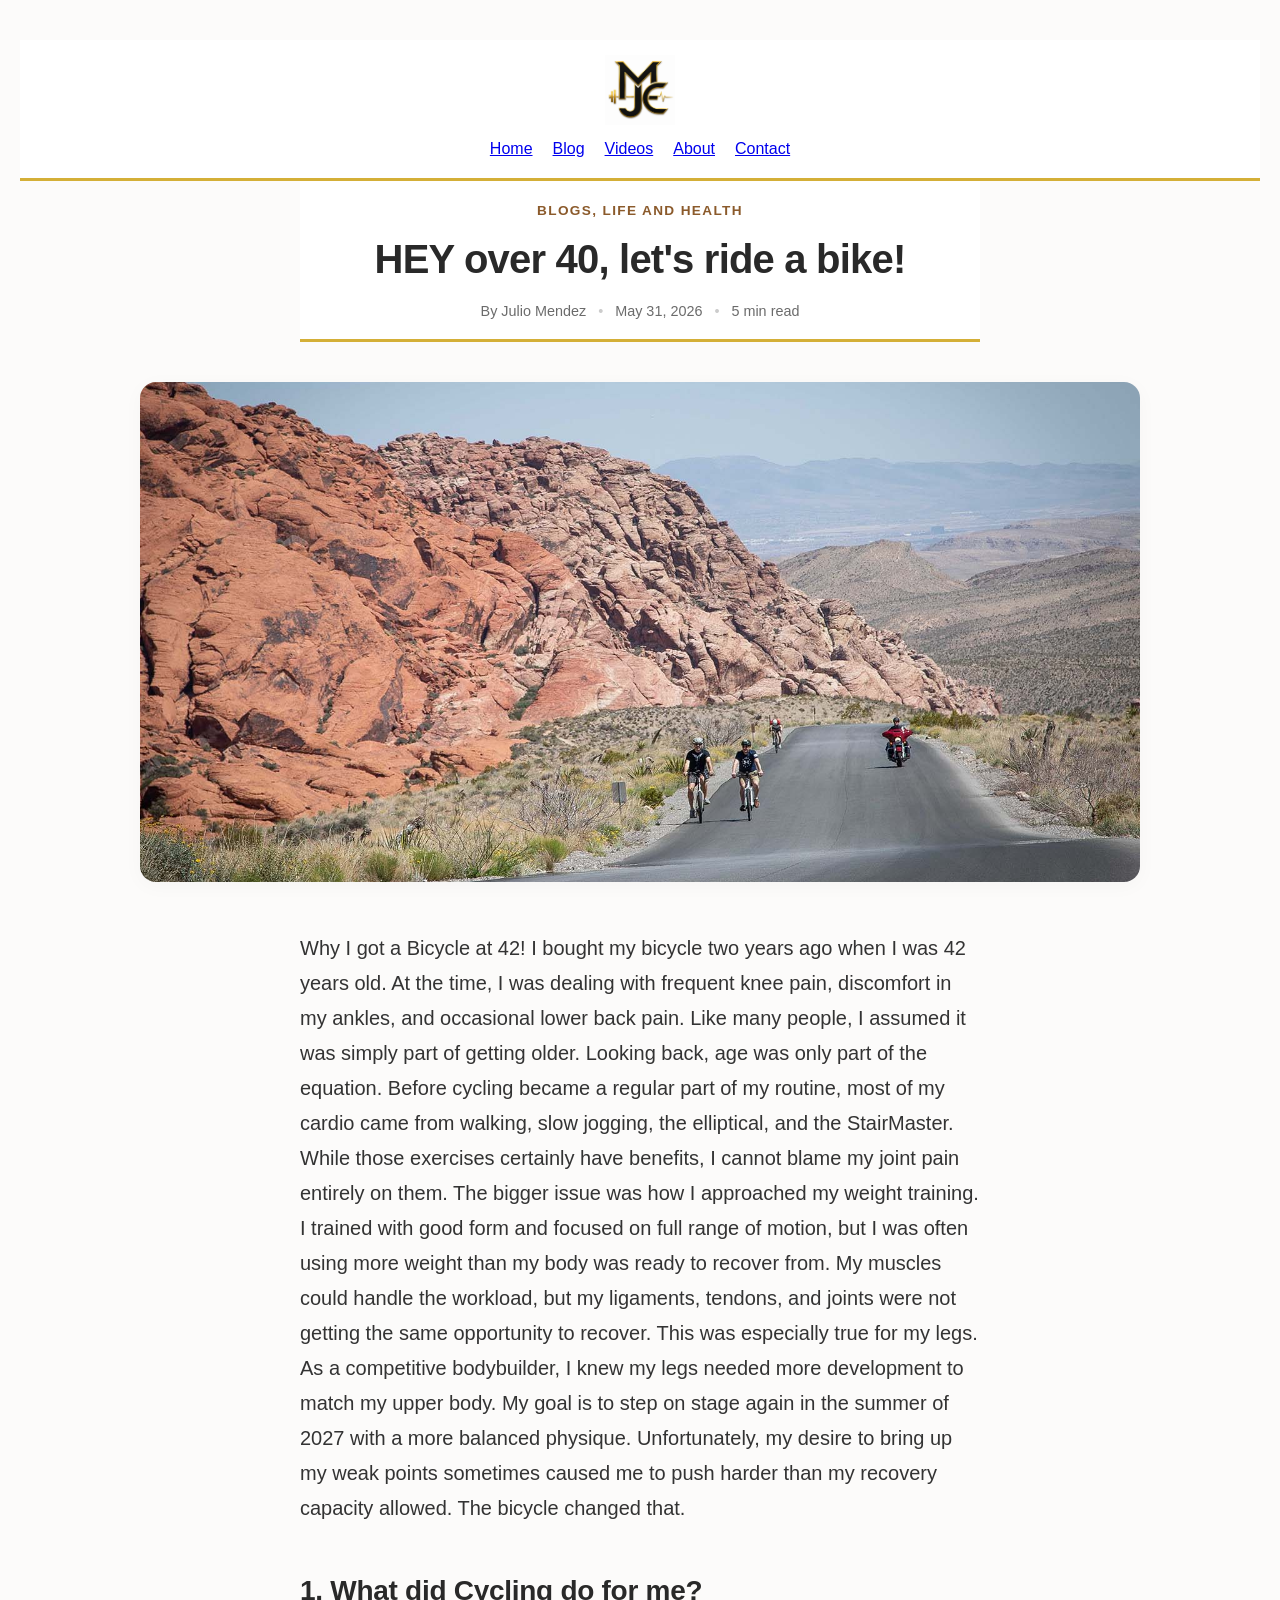
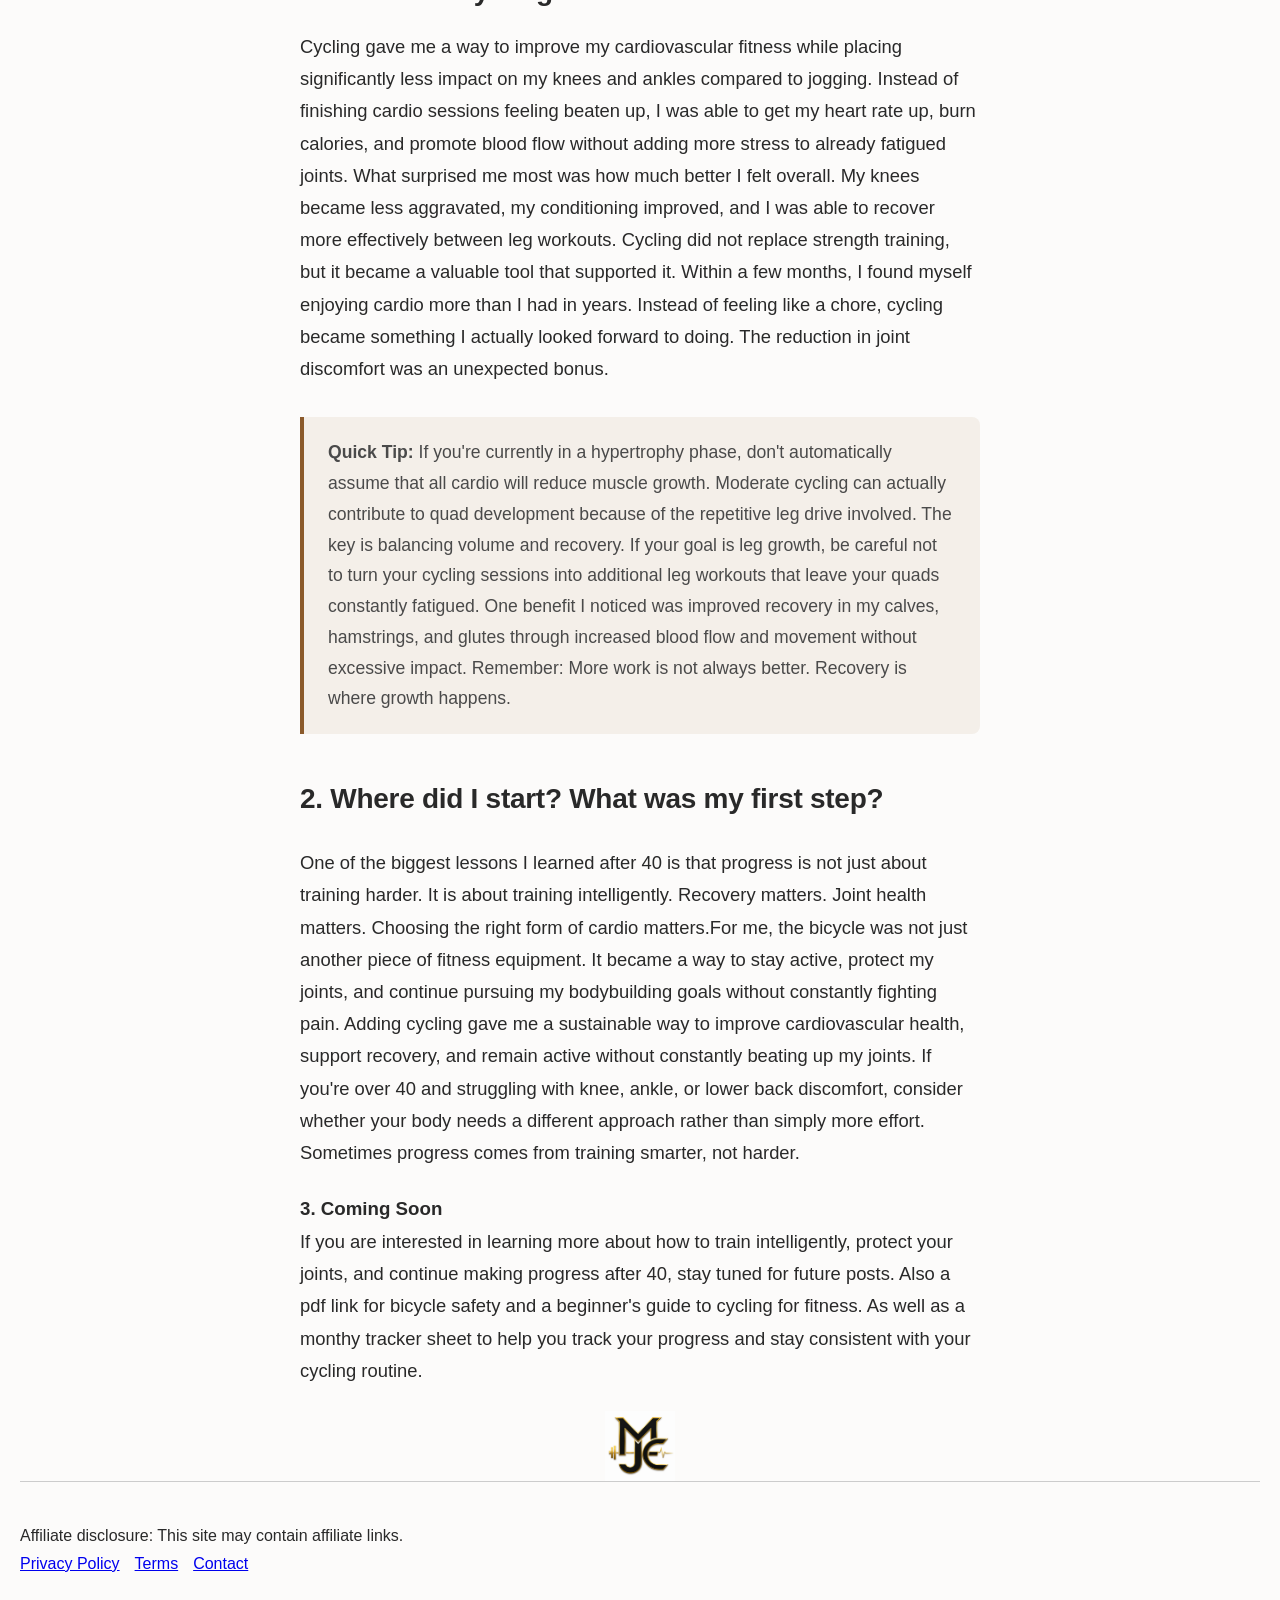
<file: pages/blog/Lets-Ride-Bike.html>
<!DOCTYPE html>
<html lang="en">
<head">
    <meta charset="UTF-8">
    <meta name="viewport" content="width=device-width, initial-scale=1.0">
    <title>Healthy and Fit After 40</title>
    <link rel="stylesheet" href="mod-style.css">
</head>

<header>
    
    <!-- Logo -->
  
      <img src="images/logo.png" class="logo" alt="Site Logo" />

    <!-- Navigation Links -->
    <nav class="nav-links">
      <a href="../../index.html">Home</a>
      <a href="../blog.html">Blog</a>
      <a href="../videos.html">Videos</a>
      <a href="../about.html">About</a>
      <a href="https://tally.so/r/xXv40y">Contact</a>
    </nav>

    </header>






<body>

    <article class="blog-post">
        <header class="post-header">
            <span class="category-tag">Blogs, Life and Health</span>
            <h1 class="post-title">HEY over 40, let's ride a bike!</h1>
            
            <div class="post-meta">
                <span class="author">By Julio Mendez</span>
                <span class="divider">•</span>
                <time datetime="2026-05-31">May 31, 2026</time>
                <span class="divider">•</span>
                <span class="read-time">5 min read</span>
            </div>
        </header>

        <div class="featured-image-wrapper">
            <img src="images/Ride-a-bike.jpg" alt="Person working out cleanly and safely" class="featured-image">
        </div>

        <div class="post-content">
            <p class="lead-text">
             Why I got a Bicycle at 42! I bought my bicycle two years ago when I was 42 years old. At the time, I was dealing with frequent knee pain, 
             discomfort in my ankles, and occasional lower back pain. Like many people, I assumed it was simply part of getting older. Looking back, age was
            only part of the equation. Before cycling became a regular part of my routine, most of my cardio came from walking, slow jogging, the elliptical,
            and the StairMaster. While those exercises certainly have benefits, I cannot blame my joint pain entirely on them. The bigger issue was how I 
            approached my weight training. I trained with good form and focused on full range of motion, but I was often using more weight than my body was 
            ready to recover from. My muscles could handle the workload, but my ligaments, tendons, and joints were not getting the same opportunity to recover. 
            This was especially true for my legs. As a competitive bodybuilder, I knew my legs needed more development to match my upper body. 
            My goal is to step on stage again in the summer of 2027 with a more balanced physique. Unfortunately, my desire to bring up my weak points 
            sometimes caused me to push harder than my recovery capacity allowed. The bicycle changed that.
            </p>

            <h2>1. What did Cycling do for me?</h2>
            <p>
                	Cycling gave me a way to improve my cardiovascular fitness while placing significantly less impact on my knees and ankles compared to jogging. 
                    Instead of finishing cardio sessions feeling beaten up, I was able to get my heart rate up, burn calories, and promote blood flow without adding 
                    more stress to already fatigued joints. What surprised me most was how much better I felt overall. My knees became less aggravated, my conditioning 
                    improved, and I was able to recover more effectively between leg workouts. Cycling did not replace strength training, but it became a valuable tool that 
                    supported it. Within a few months, I found myself enjoying cardio more than I had in years. Instead of feeling like a chore, cycling became something 
                    I actually looked forward to doing. The reduction in joint discomfort was an unexpected bonus.

            </p>

            <div class="callout-box">
                <p><strong>Quick Tip:</strong>         If you're currently in a hypertrophy phase, don't automatically assume that all cardio will reduce muscle growth.
            Moderate cycling can actually contribute to quad development because of the repetitive leg drive involved. 
            The key is balancing volume and recovery. If your goal is leg growth, be careful not to turn your cycling sessions into 
            additional leg workouts that leave your quads constantly fatigued. One benefit I noticed was improved recovery in my calves, hamstrings, 
            and glutes through increased blood flow and movement without excessive impact.
            Remember: More work is not always better. Recovery is where growth happens.</p>
            </div>

            <h2>2. Where did I start? What was my first step?</h2>
            <p>
    
            <p>    
            One of the biggest lessons I learned after 40 is that progress is not just about training harder. It is about training intelligently. Recovery matters. 
            Joint health matters. Choosing the right form of cardio matters.For me, the bicycle was not just another piece of fitness equipment. 
            It became a way to stay active, protect my joints, and continue pursuing my bodybuilding goals without constantly fighting pain. 
            Adding cycling gave me a sustainable way to improve cardiovascular health, support recovery, and remain active without constantly beating up my joints.
            If you're over 40 and struggling with knee, ankle, or lower back discomfort, consider whether your body needs a different approach rather than simply more effort.
            Sometimes progress comes from training smarter, not harder.</p>
	         
            <h3>3. Coming Soon</h3>

            <p>    
            If you are interested in learning more about how to train intelligently, protect your joints, and continue making progress after 40, stay tuned for future posts.
            Also a pdf link for bicycle safety and a beginner's guide to cycling for fitness. As well as a monthy tracker sheet to help you track your progress and stay 
            consistent with your cycling routine.

 
            </p>
        </div>
    </article>

       <div class="footer-logo">
  
      <img src="images/logo.png" class="logo" alt="Site Logo" />
      
  <footer class="site-footer">

    </div>      

    <div class="affiliate-info">
      <p>
        Affiliate disclosure: This site may contain affiliate links.
      </p>
    </div>

    <div class="footer-links">
      <a href="#">Privacy Policy</a>
      <a href="#">Terms</a>
      <a href="#">Contact</a>
    </div>

  </footer>


</body>
</html>
</file>
<file: styles.css>
/*Header*/

    /*Logo*/

    /*Site Title*/

    /*Navigation Menu*/

/*Body Content*/

    /*Row 1*/

        /*Left smaller box*/

        /*Right larger box*/

    /*Row 2*/

        /*Left large box*/

        /*Right smaller box*/

    /*Embedded Video*/

  /*Footer*/      

  * {
 
 margin: 0;
  padding: 0;
  box-sizing: border-box;
}

body {
  background: #f4f4f4;
  font-size: 18px;
  line-height: 1.6;
}

.main-home {
  font-family: Arial, sans-serif;
 
}


/* HEADER */
header {
    justify-content: space-between;
    align-items: center;
    padding: 15px 40px;
    background: white;
    border-bottom: 3px solid #d4af37;
}

.logo {
    height: 70px; /* adjust as needed */
    width: auto;
    display: block;
    margin: 0 auto;
}

.nav-links {
  display: flex;
  gap: 20px;
  margin-top: 10px;
  align-items: center;
  justify-content: center;
  padding: 15px 0;
  border-top: 1px solid #eee;
}
.nav-links a {
  text-decoration: none;
  color: #333;
  font-weight: bold;
}
.nav-links a:hover {
  color: #d4af37;
}

h2 {
  color: #b8860b;
  font-size: 2rem;
  margin-bottom: 15px;
}

.image {

  width: auto;
  height: 300px;
}

.img1 {
  padding: 20px;
  align-items: space-evenly;
}

.img2 {
  padding: 20px;
  align-items: space-evenly;
}

/* MAIN WRAPPER */
.site-main {
  display: flex;
  flex-direction: column;
  gap: 20px;
  padding: 20px;
   background: rgba(202, 200, 200, 0.329)
}


/* ROWS (this is where most layout control happens) */
.row {
  display: flex;
  gap: 20px;
}


/* BOX BASE STYLE (keep minimal so you can customize later) */

.box {
    border: none;
    padding: 20px;
    background: white;
    border-radius: 8px;
    box-shadow: 0 2px 8px rgba(0,0,0,.08);
}


/* ROW 1 LAYOUT */
.box-small-left {
  flex: 1;   /* smaller */
  background: white;
}

.box-large-right {
  flex: 2;   /* bigger */
  background: white;
}

.quick-info {
  display: flex;
  gap: 20px;
}

.info-item {
  flex: 1;
  border: 1px solid #ddd;
  padding: 10px;
  line-height: 1.6;

}


/* ROW 2 LAYOUT */
.box-large-left {
  flex: 2;
  background: white;
}

.box-small-right {
  flex: 1;
  background: white;
}


/* BLOG CARD (clickable box feel) */
.blog-card {
  display: block;
  text-decoration: none;
  color: inherit;
  border: 1px solid #ddd;
  padding: 10px;
  margin-top: 10px;
}


/* VIDEO PLACEHOLDER */
.video-placeholder {
  margin-top: 10px;
    max-width: 800px;  
  margin-left: auto;
  margin-right: auto; 
}

.video-placeholder iframe {
  width: 100%;
  aspect-ratio: 16 / 9;
  height: auto;
  display: block;
}


/* FOOTER */
.site-footer {
  display: flex;
  justify-content: space-between;
  gap: 20px;
  padding: 20px;
  border-top: 1px solid #ccc;
  flex-wrap: wrap;
}

.footer-links {
  display: flex;
  gap: 15px;
}

/* MOBILE STYLES */

@media (max-width: 768px) {

    .row {
        flex-direction: column;
    }

    .quick-info {
        flex-direction: column;
    }

    .nav-links {
        flex-wrap: wrap;
    }

    .logo {
        height: 50px;
    }

}
</file>
<file: pages/about-styles.css>
body {
  background: #f4f4f4;
  font-size: 18px;
  line-height: 1.6;
}

header {
    justify-content: space-between;
    align-items: center;
    padding: 15px 40px;
    background: white;
    border-bottom: 3px solid #d4af37;
}

.logo {
    height: 70px; /* adjust as needed */
    width: auto;
    display: block;
    margin: 0 auto;
}

.nav-links {
  display: flex;
  gap: 20px;
  margin-top: 10px;
  align-items: center;
  justify-content: center;
}


nav a {
  margin-right: 20px;
  text-decoration: none;
  color: black;
}

body {
  background: #f4f4f4;
  font-size: 18px;
  line-height: 1.6;
}

/* GRID LAYOUT */
.container {
  display: grid;
  grid-template-columns: 1fr 2.5fr 1fr;
  gap: 20px;
  padding: 30px;
  align-items: start;
}

/* LEFT + RIGHT COLUMNS */
.side .box,
.side .media {
  background: white;
  padding: 15px;
  margin-bottom: 15px;
  border-radius: 10px;
  box-shadow: 0 2px 6px rgba(0,0,0,0.08);
}

/* CENTER COLUMN */
.main {
  background: white;
  padding: 25px;
  border-radius: 10px;
  box-shadow: 0 2px 6px rgba(0,0,0,0.08);
  text-align: center;
}

.main p {
  text-align: justify;
  line-height: 1.6;
}

/* IMAGES */
.media img {
  width: 100%;
  border-radius: 8px;
  display: block;
}

/* RESPONSIVE */
@media (max-width: 900px) {
  .container {
    grid-template-columns: 1fr;
  }

  .main {
    order: 1;
  }
}

/* FOOTER */
.site-footer {
  display: flex;
  justify-content: space-between;
  gap: 20px;
  padding: 20px;
  border-top: 1px solid #ccc;
  flex-wrap: wrap;
}

.footer-links {
  display: flex;
  gap: 15px;
}


@media (max-width: 768px) {

    .row {
        flex-direction: column;
    }

    .quick-info {
        flex-direction: column;
    }

    .nav-links {
        flex-wrap: wrap;
    }

    .logo {
        height: 50px;
    }

}
</file>
<file: pages/contact-styles.css>
header {
    justify-content: space-between;
    align-items: center;
    padding: 5px 5px;
    background: white;
    border-bottom: 3px solid #d4af37;
}


.logo {
    height: 70px; /* adjust as needed */
    width: auto;
    display: block;
    margin: 0 auto;
}

.nav-links {
  display: flex;
  gap: 20px;
  margin-top: 0px;
  align-items: center;
  justify-content: center;
}

body {
  background: #f4f4f4;
  font-size: 18px;
  line-height: 1.6;
}


.contact-layout {
    display: grid;
    grid-template-columns: 1fr 5fr 1fr;
    gap: 1.5rem;
    max-width: 1400px;
    margin: 0 auto;
    padding: 2rem;
}

.form-column iframe {
    width: 100%;
    min-height: 900px;
    border: none;
}

.sidebar {
    padding: 1rem;
        background: rgba(179, 176, 176, 0.322);
}

.sidebar .contact-info {
    background: rgba(179, 176, 176, 0.322);
    padding: 1rem;
    border-radius: 8px;
    box-shadow: 0 2px 6px rgba(0,0,0,0.1);
    margin-bottom: 1rem;
}   

/* FOOTER */
.site-footer {
  display: flex;
  justify-content: space-between;
  gap: 20px;
  padding: 20px;
  border-top: 1px solid #ccc;
  flex-wrap: wrap;
}

.footer-links {
  display: flex;
  gap: 15px;
}

@media (max-width: 900px) {

    .contact-layout {
        grid-template-columns: 1fr;
        gap: 1rem;
    }

    .sidebar {
        text-align: center;
    }

}
</file>
<file: pages/justfun.css>
* {
 
 margin: 0;
  padding: 0;
  box-sizing: border-box;
}

body {
  background: #f4f4f4;
  font-size: 18px;
  line-height: 1.6;
}

.main-home {
  font-family: Arial, sans-serif;
 
}


/* HEADER */
header {
    justify-content: space-between;
    align-items: center;
    padding: 15px 40px;
    background: white;
    border-bottom: 3px solid #d4af37;
}

.logo {
    height: 70px; /* adjust as needed */
    width: auto;
    display: block;
    margin: 0 auto;
}

.nav-links {
  display: flex;
  gap: 20px;
  margin-top: 10px;
  align-items: center;
  justify-content: center;
  padding: 15px 0;
  border-top: 1px solid #eee;
}
.nav-links a {
  text-decoration: none;
  color: #333;
  font-weight: bold;
}
.nav-links a:hover {
  color: #d4af37;
}


.video-list {
  width: min(1120px, calc(100% - 32px));
  margin: 0 auto;
  padding: 20px 0 88px;
  display: grid;
  gap: 38px;
}



.video-row:nth-child(even) {
  transform: translateX(48px);
  flex-direction: row-reverse;
}

.video-row.is-visible {
  opacity: 1;
  transform: translateX(0);
}

.video-row {
  display: flex;
  align-items: center;
  justify-content: space-between;
  gap: 28px;
}

.video-row:nth-child(even) {
  flex-direction: row-reverse;
}

.video-frame {
  flex: 1 1 60%;
  aspect-ratio: 16 / 9;
  min-width: 280px;
  background: #000;
  overflow: hidden;
}

.video-frame iframe {
  width: 100%;
  height: 100%;
  border: 0;
  display: block;
}

.video-copy {
  flex: 1 1 40%;
  min-width: 240px;
}

@media (max-width: 820px) {
  .video-hero {
    padding-top: 48px;
  }

  .video-row {
    min-height: auto;
    flex-direction: column;
    gap: 18px;
  }

  .video-row:nth-child(even) {
    flex-direction: column;
  }

  .video-frame {
    min-width: 0;
  }

  .video-copy {
    min-width: 0;
  }
}
</file>
<file: pages/videos.css>
header {
    justify-content: space-between;
    align-items: center;
    padding: 15px 40px;
    background: white;
    border-bottom: 3px solid #d4af37;
}


.logo {
    height: 70px; /* adjust as needed */
    width: auto;
    display: block;
    margin: 0 auto;
}

.nav-links {
  display: flex;
  gap: 20px;
  margin-top: 10px;
  align-items: center;
  justify-content: center;
}

.video-page {
  background: var(--background, #a9aaab);
  color: var(--foreground, #ffffff);
  min-height: 100vh;
}

.video-hero {
  width: min(1120px, calc(100% - 32px));
  margin: 0 auto;
  padding: 72px 0 32px;
}

.video-hero .eyebrow,
.video-copy span {
  color: var(--accent, #38bdf8);
  font-weight: 700;
  text-transform: uppercase;
  font-size: 0.78rem;
  letter-spacing: 0.08em;
}

.video-hero h1 {
  margin: 10px 0 12px;
  font-size: clamp(2.2rem, 5vw, 4.6rem);
  line-height: 1;
}

.video-hero p {
  max-width: 680px;
  color: var(--muted-foreground, rgba(255, 255, 255, 0.72));
  font-size: 1.08rem;
}

.video-list {
  width: min(1120px, calc(100% - 32px));
  margin: 0 auto;
  padding: 20px 0 88px;
  display: grid;
  gap: 38px;
}

.video-row {
  min-height: 52vh;
  display: grid;
  grid-template-columns: minmax(280px, 2fr) minmax(240px, 1fr);
  align-items: center;
  gap: 28px;
  opacity: 0;
  transform: translateX(-48px);
  transition: opacity 700ms ease, transform 700ms ease;
}

.video-row:nth-child(even) {
  transform: translateX(48px);
}

.video-row.is-visible {
  opacity: 1;
  transform: translateX(0);
}

.video-frame {
  width: 100%;
  aspect-ratio: 16 / 9;
  background: #000;
  border-radius: 8px;
  overflow: hidden;
  box-shadow: 0 24px 60px rgba(0, 0, 0, 0.22);
}

.video-frame iframe {
  width: 100%;
  height: 100%;
  border: 0;
  display: block;
}

.video-copy {
  padding: 8px 0;
}

.video-copy h2 {
  margin: 10px 0 12px;
  font-size: clamp(1.45rem, 3vw, 2.35rem);
  line-height: 1.08;
}

.video-copy p {
  color: var(--muted-foreground, rgba(255, 255, 255, 0.72));
  font-size: 1rem;
  line-height: 1.7;
}

@media (max-width: 820px) {
  .video-hero {
    padding-top: 48px;
  }

  .video-row {
    min-height: auto;
    grid-template-columns: 1fr;
    gap: 18px;
  }

  .video-frame {
    aspect-ratio: 16 / 9;
  }
}

/* FOOTER */
.site-footer {
  display: flex;
  justify-content: space-between;
  gap: 20px;
  padding: 20px;
  border-top: 1px solid #ccc;
  flex-wrap: wrap;
}

.footer-links {
  display: flex;
  gap: 15px;
}
</file>
<file: pages/blog/mod-style.css>
/* --- 1. Global Reset & Theme Setup --- */
* {
    box-sizing: border-box;
    margin: 0;
    padding: 0;
}
/* HEADER */
header {
    justify-content: space-between;
    align-items: center;
    padding: 15px 40px;
    background: white;
    border-bottom: 3px solid #d4af37;
}

.logo {
    height: 70px; /* adjust as needed */
    width: auto;
    display: block;
    margin: 0 auto;
}


.nav-links {
  display: flex;
  gap: 20px;
  margin-top: 10px;
  align-items: center;
  justify-content: center;
}

body {
    font-family: -apple-system, BlinkMacSystemFont, "Segoe UI", Roboto, Helvetica, Arial, sans-serif;
    background-color: #fcfbfa; /* Warm digital-magazine background */
    color: #292929; /* Off-black for a softer, premium contrast */
    line-height: 1.75; /* Perfect line spacing for easy reading */
    padding: 40px 20px;
}

/* --- 2. Article Wrapper & Layout Control --- */
.blog-post {
    max-width: 1000px; /* Constrains the max size of the image container */
    margin: 0 auto;
}

/* Constrain header and text content to an optimal reading line-length */
.post-header, 
.post-content {
    max-width: 680px; 
    margin: 0 auto;
}

/* --- 3. Header Styling --- */
.post-header {
    text-align: center;
    margin-bottom: 40px;
}

.category-tag {
    font-size: 0.85rem;
    font-weight: 600;
    text-transform: uppercase;
    letter-spacing: 0.1em;
    color: #8b5a2b; /* Subtle earthy accent color */
    display: inline-block;
    margin-bottom: 12px;
}

.post-title {
    font-size: 2.5rem; /* Dynamic sizing, big and bold */
    font-weight: 800;
    line-height: 1.2;
    letter-spacing: -0.02em;
    margin-bottom: 16px;
}

.post-meta {
    font-size: 0.9rem;
    color: #6b6b6b;
}

.post-meta .divider {
    margin: 0 8px;
    color: #ccc;
}

/* --- 4. Featured Image Layout --- */
.featured-image-wrapper {
    margin: 40px auto;
    width: 100%;
}

.featured-image {
    width: 100%;
    height: auto;
    max-height: 500px;
    object-fit: cover;
    border-radius: 16px; /* Smooth modern borders */
    box-shadow: 0 4px 20px rgba(0, 0, 0, 0.03); /* Subtle depth */
}

/* --- 5. Content Typography --- */
.post-content .lead-text {
    font-size: 1.25rem; /* Larger introduction paragraph */
    color: #333;
    margin-bottom: 30px;
}

.post-content h2 {
    font-size: 1.75rem;
    font-weight: 700;
    margin-top: 40px;
    margin-bottom: 16px;
    letter-spacing: -0.01em;
}

.post-content p {
    font-size: 1.15rem; /* 18px-20px feel for modern readability */
    margin-bottom: 24px;
}

/* --- 6. Modern Callout Container --- */
.callout-box {
    background-color: #f4efe9; /* Slightly darker warm tint */
    border-left: 4px solid #8b5a2b; /* Matches your accent color */
    padding: 20px 24px;
    border-radius: 0 8px 8px 0;
    margin: 32px 0;
}

.callout-box p {
    margin-bottom: 0;
    font-size: 1.1rem;
    color: #4a4a4a;
}

/* FOOTER */
.site-footer {
  display: flex;
  justify-content: space-between;
  gap: 20px;
  padding: 20px;
  border-top: 1px solid #ccc;
  flex-wrap: wrap;
}

.footer-links {
  display: flex;
  gap: 15px;
}


/* --- 7. Mobile Adjustments --- */
@media (max-width: 768px) {
    .post-title {
        font-size: 2rem;
    }
    
    body {
        padding: 20px 15px;
    }
    
    .featured-image-wrapper {
        margin: 24px 0;
    }
}
</file>
